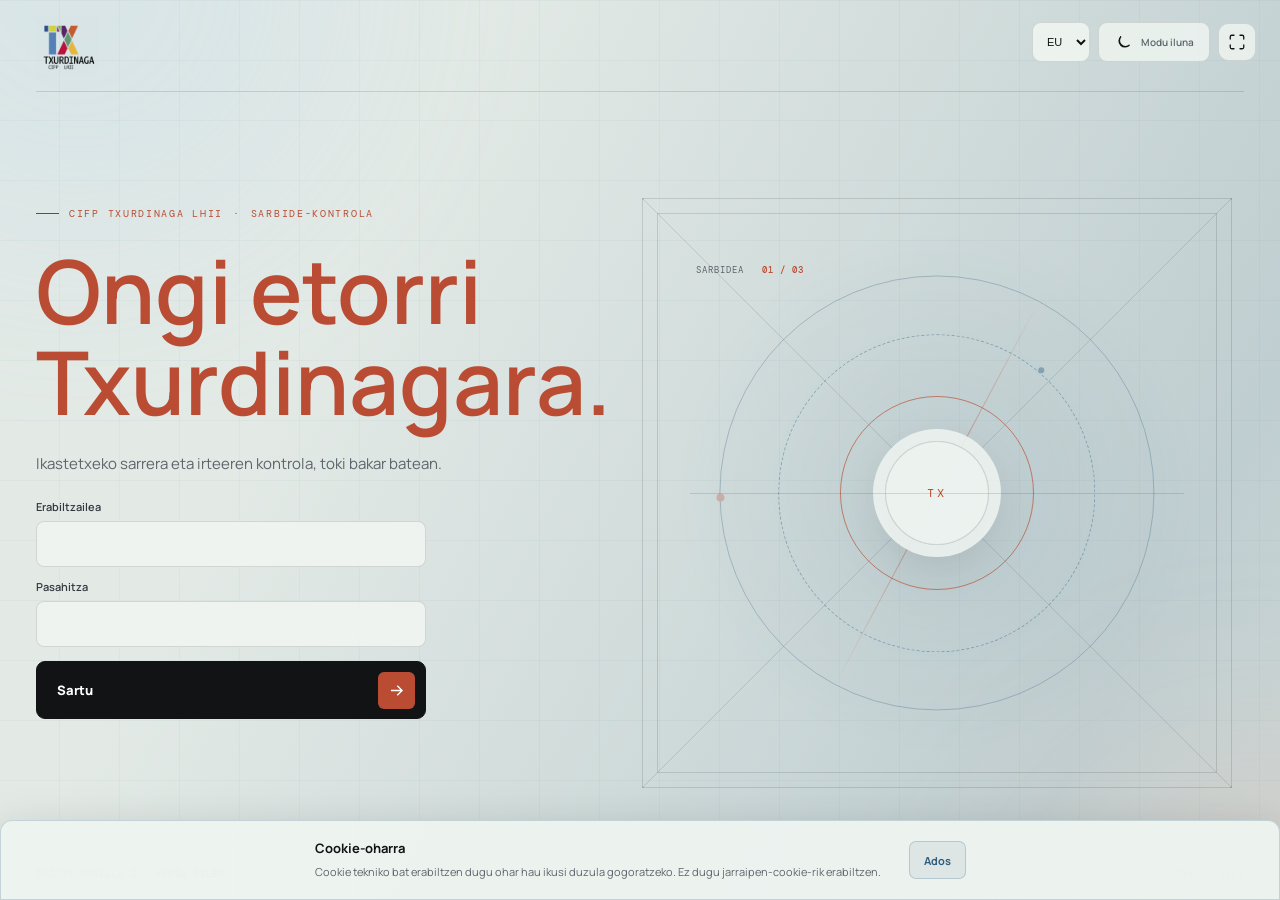
<file: index.html>
<!doctype html>
<html lang="eu" data-theme="light">
<head>
  <meta charset="utf-8">
  <meta name="viewport" content="width=device-width, initial-scale=1">
  <meta name="theme-color" content="#e3eae6">
  <link rel="preconnect" href="https://fonts.googleapis.com">
  <link rel="preconnect" href="https://fonts.gstatic.com" crossorigin>
  <link href="https://fonts.googleapis.com/css2?family=DM+Mono:wght@400;500&family=Manrope:wght@400;500;600;700;800&display=swap" rel="stylesheet">
  <link rel="stylesheet" href="CSS/estilos.css?v=3">
  <script src="JS/theme.js" defer></script>
  <script src="JS/cookies.js?v=5" defer></script>
  <script src="JS/dashboard.js" defer></script>
</head>
<body>
  <!-- ERRUBRIKA: INTERFAZE ETA NABIGAZIO NAGUSIA -->
    <div class="global-controls">
      <label class="visually-hidden" for="language-select" data-i18n="languageLabel">Hizkuntza</label>
      <select class="language-select" id="language-select" aria-label="Hizkuntza">
        <option value="eu">EU</option>
        <option value="es">ES</option>
        <option value="en">EN</option>
      </select>
      <button class="theme-toggle theme-toggle-global" type="button" data-theme-toggle aria-label="Modu iluna" title="Modu iluna">
        <svg class="moon-icon" width="17" height="17" viewBox="0 0 24 24" fill="none" stroke="currentColor" stroke-width="1.7" aria-hidden="true"><path d="M20.5 15.5A8.5 8.5 0 0 1 8.5 3.5 8.5 8.5 0 1 0 20.5 15.5Z"></path></svg>
        <svg class="sun-icon" width="18" height="18" viewBox="0 0 24 24" fill="none" stroke="currentColor" stroke-width="1.7" stroke-linecap="round" stroke-linejoin="round" aria-hidden="true"><circle cx="12" cy="12" r="4"></circle><path d="M12 2v2M12 20v2M2 12h2M20 12h2M4.93 4.93l1.42 1.42M17.65 17.65l1.42 1.42M4.93 19.07l1.42-1.42M17.65 6.35l1.42-1.42"></path></svg>
        <span data-theme-label>Modu iluna</span>
      </button>
      <button class="theme-toggle fullscreen-toggle" id="fullscreen-toggle" type="button" aria-label="Pantaila osoa" title="Pantaila osoa">
        <svg data-fullscreen-enter width="18" height="18" viewBox="0 0 24 24" fill="none" stroke="currentColor" stroke-width="1.7" stroke-linecap="round" stroke-linejoin="round" aria-hidden="true"><path d="M8 3H5a2 2 0 0 0-2 2v3m13-5h3a2 2 0 0 1 2 2v3M3 16v3a2 2 0 0 0 2 2h3m13-5v3a2 2 0 0 1-2 2h-3"></path></svg>
      </button>
    </div>

    <div class="page-transition" id="page-transition" aria-hidden="true">
      <div class="page-transition-mark">
        <img src="IMG/Logotipo_Txurdinaga.png" alt="">
      </div>
    </div>

  <section class="cover-screen" id="cover-screen" aria-labelledby="cover-title">
    <header class="cover-header">
      <img class="cover-logo" src="IMG/Logotipo_Txurdinaga.png" alt="Txurdinaga ikastetxea">
    </header>
    <div class="cover-content">
      <p class="eyebrow"><span data-i18n="schoolName">FP TXURDINAGA</span> <span>·</span> <span data-i18n="accessControl">SARBIDE-KONTROLA</span></p>
      <h1 id="cover-title"><span data-i18n="welcome">Ongi etorri</span><br><span data-i18n="welcomePlace">Txurdinagara.</span></h1>
      <p class="cover-description" data-i18n="coverDescription">Ikastetxeko sarrera eta irteeren kontrola, toki bakar batean.</p>
      <!-- ERRUBRIKA: LOGINA ETA AUTENTIFIKAZIO VISUALA -->
      <form class="login-form" id="login-form">
        <div class="login-field">
          <label for="login-username" data-i18n="username">Erabiltzailea</label>
          <input id="login-username" name="username" type="text" autocomplete="username" required>
        </div>
        <div class="login-field">
          <label for="login-password" data-i18n="password">Pasahitza</label>
          <input id="login-password" name="password" type="password" autocomplete="current-password" required aria-describedby="login-error">
        </div>
        <p class="login-error" id="login-error" role="alert" data-i18n="invalidLogin" hidden></p>
        <button class="enter-button" type="submit">
          <span data-i18n="signIn">Sartu</span>
          <svg width="19" height="19" viewBox="0 0 24 24" fill="none" stroke="currentColor" stroke-width="1.8" aria-hidden="true"><path d="M5 12h14M13 6l6 6-6 6"></path></svg>
        </button>
      </form>
    </div>
    <div class="cover-art" aria-hidden="true">
      <span class="cover-orbit orbit-one"></span>
      <span class="cover-orbit orbit-two"></span>
      <span class="cover-orbit orbit-three"></span>
      <span class="cover-crosshair"></span>
      <span class="cover-art-core">TX</span>
      <span class="cover-art-label">SARBIDEA <b>01 / 03</b></span>
    </div>
    <footer class="cover-footer"><span data-i18n="location">BILBO · TXURDINAGA</span><span data-i18n="welcomeLabel">ONGI ETORRI</span></footer>
  </section>

  <main class="app-shell dashboard-screen" id="dashboard-screen" tabindex="-1" hidden>
    <header class="topbar">
      <div class="brand-slot" aria-label="Txurdinagako logotipoa">
        <img src="IMG/Logotipo_Txurdinaga.png" alt="Txurdinaga ikastetxea">
      </div>
      <div class="topbar-right">
        <div class="live-indicator"><span class="live-dot"></span><span data-i18n="controlActive">Sarbide-kontrola aktibo</span></div>
        <div class="date-display" aria-label="Ordu lokala" data-i18n-aria-label="localTime">
          <svg width="15" height="15" viewBox="0 0 24 24" fill="none" stroke="currentColor" stroke-width="1.7" aria-hidden="true"><circle cx="12" cy="12" r="9"></circle><path d="M12 7v5l3 2"></path></svg>
          <time id="clock">--:--:--</time>
        </div>
        <button class="logout-button" id="logout-button" type="button" aria-label="Saioa itxi" data-i18n-aria-label="logout">
          <svg width="16" height="16" viewBox="0 0 24 24" fill="none" stroke="currentColor" stroke-width="1.8" stroke-linecap="round" stroke-linejoin="round" aria-hidden="true"><path d="M10 17l5-5-5-5M15 12H3"></path><path d="M12 3h6a2 2 0 0 1 2 2v14a2 2 0 0 1-2 2h-6"></path></svg>
        </button>
      </div>
    </header>

    <p class="demo-mode-notice" id="demo-mode-notice" role="status" data-i18n="demoModeNotice" hidden></p>

    <!-- ERRUBRIKA: IKUSPEGIAK ROLAREN ARABERA (overview / users / inventory) -->
    <nav class="view-switcher" aria-label="Nabigazio nagusia" data-i18n-aria-label="appNavigation">
      <button class="view-tab is-active" id="overview-view-button" type="button" data-app-view="overview" aria-pressed="true" data-i18n="overviewView">Ikuspegi orokorra</button>
      <button class="view-tab" id="users-view-button" type="button" data-app-view="users" aria-pressed="false" data-i18n="usersView">Erabiltzaileak</button>
      <button class="view-tab" id="inventory-view-button" type="button" data-app-view="inventory" aria-pressed="false" data-i18n="inventoryView">Inbentarioa</button>
    </nav>

    <section class="intro" aria-labelledby="page-title">
      <div>
        <p class="eyebrow"><span data-i18n="schoolReception">Txurdinaga · Harrera</span></p>
        <p class="session-identity" aria-live="polite">
          <span data-i18n="signedInAs">Saioa irekita:</span>
          <strong id="session-user"></strong>
          <span class="session-role" id="session-role"></span>
        </p>
        <h1 id="page-title"><span data-i18n="goodDay">Egun on,</span><br><span id="profile-title">gaurko jarduna.</span></h1>
        <p class="intro-note" data-i18n="introNote">Ikastetxeko sarrera-irteeren erregistroa.</p>
      </div>
      <div class="date-card">
        <span class="date-card-label" data-i18n="todayLabel">Gaurko jardunaldia</span>
        <strong id="today-date" data-i18n="loadingDate">Data kargatzen...</strong>
      </div>
    </section>

    <section class="dashboard-grid" aria-label="Sarbide-erregistroa eta laburpena" data-i18n-aria-label="accessSummary">
      <article class="glass-panel stat-panel parking-free-stat" aria-live="polite">
        <div class="stat-top">
          <span class="stat-label">
            <svg width="16" height="16" viewBox="0 0 24 24" fill="none" stroke="currentColor" stroke-width="1.7" aria-hidden="true"><rect x="3" y="4" width="18" height="16" rx="2"></rect><path d="M7 8h4v4H7zM13 8h4v4h-4zM7 14h4v3H7zM13 14h4v3h-4z"></path></svg>
            <span data-i18n="spacesFree">Libres</span>
          </span>
          <span class="stat-date" data-i18n="parkingNow">Orain</span>
        </div>
        <div class="stat-value" id="parking-free-total">0</div>
        <div class="stat-footer"><span data-i18n="parkingFreeDescription">Une honetan erabilgarri dauden plazak</span></div>
      </article>

      <article class="glass-panel stat-panel parking-occupied-stat" aria-live="polite">
        <div class="stat-top">
          <span class="stat-label">
            <svg width="16" height="16" viewBox="0 0 24 24" fill="none" stroke="currentColor" stroke-width="1.7" aria-hidden="true"><rect x="3" y="4" width="18" height="16" rx="2"></rect><path d="M12 8v4m0 3v.01"></path></svg>
            <span data-i18n="spacesOccupied">Okupatuta</span>
          </span>
          <span class="stat-date" data-i18n="parkingNow">Orain</span>
        </div>
        <div class="stat-value" id="parking-occupied-total">0</div>
        <div class="stat-footer"><span data-i18n="parkingOccupiedDescription">Une honetan okupatuta dauden plazak</span></div>
      </article>
    </section>

    <section class="users-view" id="users-view" aria-labelledby="users-view-title" hidden>
      <div class="users-view-heading">
        <div>
          <p class="eyebrow" data-i18n="attendanceEyebrow">Txurdinaga · Erabiltzaileak</p>
          <h2 id="users-view-title" data-i18n="usersTitle">Erabiltzaileen fitxaketa</h2>
          <p data-i18n="usersDescription">Aukeratu zure izena sarrera edo irteera erregistratzeko.</p>
        </div>
      </div>
      <div class="attendance-summary" aria-live="polite">
        <article class="glass-panel attendance-counter attendance-inside">
          <span data-i18n="attendanceInside">Barruan</span>
          <strong id="attendance-inside-count">0</strong>
        </article>
        <article class="glass-panel attendance-counter attendance-outside">
          <span data-i18n="attendanceOutside">Kanpoan</span>
          <strong id="attendance-outside-count">0</strong>
        </article>
      </div>
      <form id="users-create-form" class="database-create-form glass-panel" hidden>
        <div class="database-create-heading">
          <h3 data-i18n="createUserTitle">Añadir usuario</h3>
          <p data-i18n="createUserDescription">Los campos con * son obligatorios.</p>
        </div>
        <div class="database-create-fields">
          <label><span data-i18n="firstNameLabel">Nombre</span><input name="izena" maxlength="50" required></label>
          <label><span data-i18n="lastNameLabel">Apellido</span><input name="abizena" maxlength="50" required></label>
          <label><span data-i18n="emailLabel">Correo</span><input name="emaila" type="email" maxlength="100" required></label>
          <label><span data-i18n="roleIdLabel">Rol</span><select name="rol_id" id="user-create-role" required><option value="" data-i18n="selectRole">Selecciona un rol</option></select></label>
          <label><span data-i18n="newUserPasswordLabel">Contraseña inicial</span><input name="pasahitza" type="password" maxlength="255" required autocomplete="new-password"></label>
          <button class="database-action-button" type="submit" data-i18n="createRecord">Añadir</button>
        </div>
        <p class="database-form-message" id="users-create-message" role="status" aria-live="polite" hidden></p>
      </form>
      <div class="users-toolbar">
        <label class="user-search-field" for="user-search">
          <span data-i18n="searchUsersLabel">Bilatu erabiltzaileak</span>
          <input id="user-search" type="search" autocomplete="off" data-i18n-placeholder="searchUsersPlaceholder" placeholder="Izena edo abizena">
        </label>
        <label class="user-role-field" for="user-role-filter">
          <span data-i18n="filterByRoleLabel">Iragazi rolaren arabera</span>
          <select id="user-role-filter">
            <option value="all" data-i18n="allRoles">Rol guztiak</option>
            <option value="2" data-i18n="roleStudent">Ikaslea</option>
            <option value="3" data-i18n="roleTeacher">Irakaslea</option>
            <option value="1" data-i18n="roleAdmin">Administratzailea</option>
            <option value="4" data-i18n="roleInventory">Inbentarioa</option>
          </select>
        </label>
      </div>
      <div class="glass-panel users-panel">
        <div class="table-wrap users-table-wrap" role="region" tabindex="0" aria-label="Erabiltzaileen zerrenda" data-i18n-aria-label="usersTableLabel">
          <table class="users-table">
            <thead>
              <tr>
                <th scope="col"><button class="table-sort-button" type="button" data-sort-body="users-list" data-sort-column="0" data-sort-type="number"><span class="table-sort-label" data-i18n="userIdLabel">ID</span><span class="table-sort-indicator" aria-hidden="true">↑</span></button></th>
                <th scope="col"><button class="table-sort-button" type="button" data-sort-body="users-list" data-sort-column="1" data-sort-type="text"><span class="table-sort-label" data-i18n="firstNameLabel">Izena</span><span class="table-sort-indicator" aria-hidden="true">A-Z</span></button></th>
                <th scope="col"><button class="table-sort-button" type="button" data-sort-body="users-list" data-sort-column="2" data-sort-type="text"><span class="table-sort-label" data-i18n="lastNameLabel">Abizena</span><span class="table-sort-indicator" aria-hidden="true">A-Z</span></button></th>
                <th scope="col"><button class="table-sort-button" type="button" data-sort-body="users-list" data-sort-column="3" data-sort-type="text"><span class="table-sort-label" data-i18n="emailLabel">Emaila</span><span class="table-sort-indicator" aria-hidden="true">A-Z</span></button></th>
                <th scope="col"><button class="table-sort-button" type="button" data-sort-body="users-list" data-sort-column="4" data-sort-type="text"><span class="table-sort-label" data-i18n="roleIdLabel">Rola / ID</span><span class="table-sort-indicator" aria-hidden="true">A-Z</span></button></th>
                <th scope="col"><button class="table-sort-button" type="button" data-sort-body="users-list" data-sort-column="5" data-sort-type="text"><span class="table-sort-label" data-i18n="attendanceStatusLabel">Egoera</span><span class="table-sort-indicator" aria-hidden="true">A-Z</span></button></th>
                <th scope="col" data-i18n="attendanceActionLabel">Fichatu</th>
                <th scope="col" id="users-manage-header" data-i18n="manageHeader" hidden>Gestionar</th>
              </tr>
            </thead>
            <tbody id="users-list"></tbody>
          </table>
        </div>
      </div>
    </section>

    <section class="inventory-view" id="inventory-view" aria-labelledby="inventory-view-title" hidden>
      <div class="users-view-heading">
        <div>
          <p class="eyebrow" data-i18n="inventoryEyebrow">Txurdinaga · Inbentarioa</p>
          <h2 id="inventory-view-title" data-i18n="inventoryTitle">Inbentarioa eta aurrekontua</h2>
          <p data-i18n="inventoryDescription">Kontsultatu ekipoak eta planifikatu etorkizuneko gastuak.</p>
        </div>
      </div>
      <div class="inventory-mode-switcher" role="group" aria-label="Inbentarioaren ikuspegiak" data-i18n-aria-label="inventoryModesLabel">
        <button class="inventory-mode is-active" type="button" data-inventory-mode="database" aria-pressed="true" data-i18n="inventoryDatabaseTab">Inbentarioa · Datu-basea</button>
        <button class="inventory-mode" type="button" data-inventory-mode="excel" aria-pressed="false" data-i18n="inventoryExcelTab">PC osagaiak · Excel</button>
        <button class="inventory-mode" type="button" data-inventory-mode="budget" aria-pressed="false" data-i18n="inventoryBudgetTab">Aurrekontu-plana · Demoa</button>
      </div>
      <section class="inventory-database-view" id="inventory-database-view" aria-label="Datu-baseko inbentarioa" data-i18n-aria-label="inventoryDatabaseTab">
        <div class="section-heading inventory-heading">
          <div class="section-title-group">
            <span class="section-icon" aria-hidden="true">DB</span>
            <div>
              <h3 data-i18n="inventoryDatabaseTitle">Uneko ekipamendua</h3>
              <p data-i18n="inventoryDatabaseDescription">MySQL datu-basetik zuzenean kargatua.</p>
            </div>
          </div>
          <button class="inventory-refresh" id="inventory-refresh" type="button" data-i18n="inventoryRefresh">Berritu</button>
        </div>
        <div class="inventory-summary" aria-live="polite">
          <article class="glass-panel inventory-summary-card"><span data-i18n="inventoryKinds">Artikulu mota</span><strong id="inventory-item-count">0</strong></article>
          <article class="glass-panel inventory-summary-card"><span data-i18n="inventoryUnits">Guztizko unitateak</span><strong id="inventory-unit-count">0</strong></article>
          <article class="glass-panel inventory-summary-card"><span data-i18n="inventoryNeedsAttention">Arreta behar dute</span><strong id="inventory-attention-count">0</strong></article>
        </div>
        <p class="inventory-load-message" id="inventory-load-message" role="status" aria-live="polite" hidden></p>
        <form id="inventory-create-form" class="database-create-form glass-panel" hidden>
          <div class="database-create-heading">
            <h3 data-i18n="createInventoryTitle">Añadir artículo</h3>
            <p data-i18n="createInventoryDescription">Registra un artículo en el inventario de MySQL.</p>
          </div>
          <div class="database-create-fields">
            <label class="database-create-wide"><span data-i18n="inventoryNameLabel">Artículo</span><input name="izena" maxlength="100" required></label>
            <label><span data-i18n="inventoryQuantityLabel">Cantidad</span><input name="kopurua" type="number" min="0" step="1" value="1" required></label>
            <label><span data-i18n="inventoryStatusLabel">Estado</span><select name="egoera" required>
              <option value="ONDO" data-i18n="inventoryStatusGood">Correcto</option>
              <option value="ERABILI_EZINIK" data-i18n="inventoryStatusUnusable">Inutilizable</option>
              <option value="MANTENIMENDUAN" data-i18n="inventoryStatusMaintenance">En mantenimiento</option>
              <option value="GALDUTAKO" data-i18n="inventoryStatusLost">Perdido</option>
            </select></label>
            <button class="database-action-button" type="submit" data-i18n="createRecord">Añadir</button>
          </div>
          <p class="database-form-message" id="inventory-create-message" role="status" aria-live="polite" hidden></p>
        </form>
        <div class="glass-panel users-panel inventory-panel">
          <div class="table-wrap" role="region" tabindex="0" aria-label="Datu-baseko inbentario-zerrenda" data-i18n-aria-label="inventoryTableLabel">
            <table class="users-table inventory-table">
              <thead>
                <tr>
                  <th scope="col"><button class="table-sort-button" type="button" data-sort-body="inventory-list" data-sort-column="0" data-sort-type="number"><span class="table-sort-label" data-i18n="inventoryIdLabel">ID</span><span class="table-sort-indicator" aria-hidden="true">↑</span></button></th>
                  <th scope="col"><button class="table-sort-button" type="button" data-sort-body="inventory-list" data-sort-column="1" data-sort-type="text"><span class="table-sort-label" data-i18n="inventoryNameLabel">Artikulua</span><span class="table-sort-indicator" aria-hidden="true">A-Z</span></button></th>
                  <th scope="col"><button class="table-sort-button" type="button" data-sort-body="inventory-list" data-sort-column="2" data-sort-type="number"><span class="table-sort-label" data-i18n="inventoryQuantityLabel">Kopurua</span><span class="table-sort-indicator" aria-hidden="true">↑</span></button></th>
                  <th scope="col"><button class="table-sort-button" type="button" data-sort-body="inventory-list" data-sort-column="3" data-sort-type="text"><span class="table-sort-label" data-i18n="inventoryStatusLabel">Egoera</span><span class="table-sort-indicator" aria-hidden="true">A-Z</span></button></th>
                  <th scope="col"><button class="table-sort-button" type="button" data-sort-body="inventory-list" data-sort-column="4" data-sort-type="date"><span class="table-sort-label" data-i18n="inventoryReviewLabel">Azken berrikuspena</span><span class="table-sort-indicator" aria-hidden="true">↑</span></button></th>
                  <th scope="col" id="inventory-manage-header" data-i18n="manageHeader" hidden>Gestionar</th>
                </tr>
              </thead>
              <tbody id="inventory-list"></tbody>
            </table>
          </div>
        </div>
      </section>
      <section class="inventory-excel-view" id="inventory-excel-view" aria-label="Excel fitxategiko PC osagaiak" data-i18n-aria-label="inventoryExcelTab" hidden>
        <div class="section-heading inventory-heading">
          <div class="section-title-group">
            <span class="section-icon" aria-hidden="true">XL</span>
            <div>
              <h3 data-i18n="inventoryExcelTitle">PCaren osagaiak · Excel</h3>
              <p data-i18n="inventoryExcelDescription">Jatorrizko Excel fitxategiaren zehaztapen teknikoen laburpena.</p>
            </div>
          </div>
        </div>
        <p class="inventory-load-message excel-load-message" id="inventory-excel-load-message" aria-live="polite" data-i18n="inventoryExcelLoading">Excel datuak kargatzen...</p>
        <div class="inventory-summary excel-summary" id="inventory-excel-summary" aria-label="PCaren zehaztapen nagusiak" data-i18n-aria-label="inventoryExcelSummary"></div>
        <div class="glass-panel users-panel inventory-panel">
          <div class="table-wrap" role="region" tabindex="0" aria-label="Excel fitxategiko osagaien zerrenda" data-i18n-aria-label="inventoryExcelTableLabel">
            <table class="users-table inventory-table excel-table">
              <thead>
                <tr>
                  <th scope="col"><button class="table-sort-button" type="button" data-sort-body="inventory-excel-list" data-sort-column="0" data-sort-type="number"><span class="table-sort-label" data-i18n="excelNumber">Zk.</span><span class="table-sort-indicator" aria-hidden="true">↑</span></button></th>
                  <th scope="col"><button class="table-sort-button" type="button" data-sort-body="inventory-excel-list" data-sort-column="1" data-sort-type="text"><span class="table-sort-label" data-i18n="excelComponent">Osagaia / Kategoria</span><span class="table-sort-indicator" aria-hidden="true">A-Z</span></button></th>
                  <th scope="col"><button class="table-sort-button" type="button" data-sort-body="inventory-excel-list" data-sort-column="2" data-sort-type="text"><span class="table-sort-label" data-i18n="excelManufacturer">Fabrikatzailea / Marka</span><span class="table-sort-indicator" aria-hidden="true">A-Z</span></button></th>
                  <th scope="col"><button class="table-sort-button" type="button" data-sort-body="inventory-excel-list" data-sort-column="3" data-sort-type="text"><span class="table-sort-label" data-i18n="excelModel">Modeloa / Zehaztapena</span><span class="table-sort-indicator" aria-hidden="true">A-Z</span></button></th>
                  <th scope="col"><button class="table-sort-button" type="button" data-sort-body="inventory-excel-list" data-sort-column="4" data-sort-type="text"><span class="table-sort-label" data-i18n="excelCapacity">Edukiera / Potentzia</span><span class="table-sort-indicator" aria-hidden="true">A-Z</span></button></th>
                  <th scope="col"><button class="table-sort-button" type="button" data-sort-body="inventory-excel-list" data-sort-column="5" data-sort-type="text"><span class="table-sort-label" data-i18n="excelNotes">Ohar teknikoak</span><span class="table-sort-indicator" aria-hidden="true">A-Z</span></button></th>
                  <th scope="col"><button class="table-sort-button" type="button" data-sort-body="inventory-excel-list" data-sort-column="6" data-sort-type="number"><span class="table-sort-label" data-i18n="inventoryQuantityLabel">Kopurua</span><span class="table-sort-indicator" aria-hidden="true">↑</span></button></th>
                </tr>
              </thead>
              <tbody id="inventory-excel-list"></tbody>
            </table>
          </div>
        </div>
        <article class="glass-panel excel-recommendation">
          <span class="priority-dot priority-medium"></span>
          <div><h3 id="inventory-excel-recommendation-title" data-i18n="excelRecommendationTitle">Excel fitxategiko gomendioa</h3><p id="inventory-excel-recommendation"></p></div>
        </article>
      </section>
      <section class="inventory-budget-view" id="inventory-budget-view" aria-label="Aurrekontuaren demo-plana" data-i18n-aria-label="inventoryBudgetTab" hidden>
        <div class="budget-intro">
          <div>
            <p class="eyebrow" data-i18n="budgetPlanningEyebrow">Etorkizuneko plangintza · Demoa</p>
            <h3 data-i18n="budgetPlanningTitle">Nola erabili 10.000 €-ko aurrekontua</h3>
            <p data-i18n="budgetPlanningDescription">Kalkulu orientagarriak dira; ez daude datu-basera konektatuta eta ez dira benetako gastuak.</p>
          </div>
          <div class="budget-total-card"><span data-i18n="budgetAvailableLabel">Urteko aurrekontua</span><strong id="budget-total-value">10.000 €</strong></div>
        </div>
        <div class="budget-summary">
          <article class="glass-panel budget-summary-card"><span data-i18n="budgetPlannedLabel">Aurrez ikusitako gastua</span><strong id="budget-planned-value"></strong></article>
          <article class="glass-panel budget-summary-card"><span data-i18n="budgetRemainingLabel">Geratzen dena</span><strong id="budget-remaining-value"></strong></article>
          <article class="glass-panel budget-summary-card"><span data-i18n="budgetUseLabel">Erabilitako aurrekontua</span><strong id="budget-use-value"></strong></article>
        </div>
        <article class="glass-panel budget-chart-card">
          <div class="budget-chart-heading">
            <div><h3 data-i18n="budgetDistributionTitle">Gastuaren banaketa lehentasunaren arabera</h3><p data-i18n="budgetDistributionDescription">Kolore bakoitzak aurreikusitako gastuaren zati bat erakusten du.</p></div>
            <strong id="budget-chart-total"></strong>
          </div>
          <div class="budget-bar" role="img" data-i18n-aria-label="budgetChartLabel">
            <span class="budget-bar-segment priority-low" id="budget-bar-low"></span>
            <span class="budget-bar-segment priority-medium" id="budget-bar-medium"></span>
            <span class="budget-bar-segment priority-high" id="budget-bar-high"></span>
          </div>
          <div class="budget-legend">
            <div><span class="priority-dot priority-low"></span><span data-i18n="priorityLow">Baxua · Berdea</span><strong id="budget-low-value"></strong></div>
            <div><span class="priority-dot priority-medium"></span><span data-i18n="priorityMedium">Ertaina · Laranja</span><strong id="budget-medium-value"></strong></div>
            <div><span class="priority-dot priority-high"></span><span data-i18n="priorityHigh">Altua · Gorria</span><strong id="budget-high-value"></strong></div>
          </div>
        </article>
        <article class="glass-panel budget-plan-card">
          <div class="section-heading"><div><h3 data-i18n="budgetItemsTitle">Etorkizuneko behar posibleak</h3><p data-i18n="budgetItemsDescription">Aurrekontuaren demo-adibidea, lehentasunaren arabera.</p></div></div>
          <div class="budget-priority-groups" id="budget-priority-groups"></div>
        </article>
      </section>
    </section>

    <section class="glass-panel parking-section" id="parking-section" aria-labelledby="parking-title">
      <div class="section-heading parking-heading">
        <div class="section-title-group">
          <span class="section-icon parking-sign" aria-hidden="true">P</span>
          <div>
            <h2 id="parking-title" data-i18n="parkingTitle">Parking</h2>
            <p data-i18n="parkingDescription">Plazas, aforo y movimientos del aparcamiento.</p>
          </div>
        </div>
      </div>
      <div class="parking-toolbar">
        <div class="parking-legend" aria-label="Leyenda de estados y vehículos" data-i18n-aria-label="parkingLegendLabel">
          <span><i class="legend-space free" aria-hidden="true"></i><span data-i18n="spaceFree">Libre</span></span>
          <span><i class="legend-space occupied" aria-hidden="true"></i><span data-i18n="spaceOccupied">Ocupada</span></span>
        </div>
        <div class="parking-filters" role="group" aria-label="Filtrar zonas" data-i18n-aria-label="parkingFiltersLabel">
          <button class="parking-filter is-active" type="button" data-parking-filter="all" aria-pressed="true" data-i18n="filterAll">Todas</button>
          <button class="parking-filter" type="button" data-parking-filter="visits" aria-pressed="false" data-i18n="zoneVisits">Visitas</button>
          <button class="parking-filter" type="button" data-parking-filter="others" aria-pressed="false" data-i18n="zoneOthers">Otros</button>
          <button class="parking-filter" type="button" data-parking-filter="teachers" aria-pressed="false" data-i18n="zoneTeachers">Profesorado</button>
          <button class="parking-filter" type="button" data-parking-filter="students" aria-pressed="false" data-i18n="zoneStudents">Alumnado</button>
        </div>
      </div>
      <div class="parking-plan" aria-label="Plano superior del aparcamiento" data-i18n-aria-label="parkingPlanLabel">
        <div class="parking-compound">
          <div class="parking-zones">
            <article class="parking-zone visits-zone" data-parking-zone="visits">
              <h3><span class="zone-marker" aria-hidden="true"></span><span data-i18n="zoneVisits">Bisitariak</span><span class="zone-prefix" data-i18n="zoneCodeVisits">B</span><span class="zone-count" id="count-visits"></span></h3>
              <div class="parking-zone-layout">
                <div class="parking-spaces" id="spaces-visits-upper"></div>
                <div class="parking-spaces" id="spaces-visits-lower"></div>
              </div>
            </article>
            <article class="parking-zone others-zone" data-parking-zone="others">
              <h3><span class="zone-marker" aria-hidden="true"></span><span data-i18n="zoneOthers">Besteak</span><span class="zone-prefix" data-i18n="zoneCodeOthers">BE</span><span class="zone-count" id="count-others"></span></h3>
              <div class="others-zone-legend" aria-label="Plaza motak" data-i18n-aria-label="otherSpacesLegendLabel">
                <span><i class="other-space-marker motorcycle" aria-hidden="true"></i><span data-i18n="otherCapacityMotorcycles">5 moto</span></span>
                <span><i class="other-space-marker electric" aria-hidden="true"></i><span data-i18n="otherCapacityElectric">3 elektriko</span></span>
                <span><i class="other-space-marker accessible" aria-hidden="true"></i><span data-i18n="otherCapacityAccessible">2 mugikortasun urriko</span></span>
              </div>
              <div class="parking-zone-layout">
                <div class="parking-spaces" id="spaces-others-upper"></div>
                <div class="parking-spaces" id="spaces-others-lower"></div>
              </div>
            </article>
            <article class="parking-zone teachers-zone" data-parking-zone="teachers">
              <h3><span class="zone-marker" aria-hidden="true"></span><span data-i18n="zoneTeachers">Profesorado</span><span class="zone-prefix" data-i18n="zoneCodeTeachers">IR</span><span class="zone-count" id="count-teachers"></span></h3>
              <div class="parking-zone-layout">
                <div class="parking-spaces" id="spaces-teachers-upper"></div>
                <div class="parking-spaces" id="spaces-teachers-lower"></div>
              </div>
            </article>
            <article class="parking-zone students-zone" data-parking-zone="students">
              <h3><span class="zone-marker" aria-hidden="true"></span><span data-i18n="zoneStudents">Alumnado</span><span class="zone-prefix" data-i18n="zoneCodeStudents">IK</span><span class="zone-count" id="count-students"></span></h3>
              <div class="parking-zone-layout">
                <div class="parking-spaces" id="spaces-students-upper"></div>
                <div class="parking-spaces" id="spaces-students-lower"></div>
              </div>
            </article>
          </div>
        </div>
      </div>
    </section>

    <dialog class="parking-dialog" id="parking-dialog" aria-labelledby="parking-dialog-title">
      <div class="parking-dialog-content">
        <div class="parking-dialog-heading">
          <div>
            <p class="eyebrow" data-i18n="parkingDialogEyebrow">Parking · plaza seleccionada</p>
            <h2 id="parking-dialog-title" data-i18n="parkingReserveTitle">Reservar plaza</h2>
          </div>
          <button class="parking-dialog-close" id="parking-dialog-close" type="button" aria-label="Cerrar" data-i18n-aria-label="closeDialogLabel">
            <svg width="18" height="18" viewBox="0 0 24 24" fill="none" stroke="currentColor" stroke-width="1.8" aria-hidden="true"><path d="m6 6 12 12M18 6 6 18"></path></svg>
          </button>
        </div>
        <p class="parking-dialog-space" id="parking-dialog-space"></p>
        <form class="parking-reservation-form" id="parking-reservation-form">
          <fieldset class="plate-format parking-plate-format" aria-describedby="parking-plate-hint">
            <legend class="visually-hidden" data-i18n="plateFormatLabel">Formato de matrícula</legend>
            <label><input type="radio" name="parking-plate-format" value="current" checked><span data-i18n="currentPlateOption">Actual</span></label>
            <label><input type="radio" name="parking-plate-format" value="old"><span data-i18n="oldPlateOption">Provincial</span></label>
          </fieldset>
          <label class="parking-plate-label" for="parking-plate" data-i18n="identifierLabel">Matrícula del vehículo</label>
          <div class="license-plate" id="license-plate-preview" data-format="current">
            <span class="license-plate-country" aria-hidden="true">E</span>
            <input class="parking-plate-input" id="parking-plate" name="plate" type="text" placeholder="1234 BCD" data-i18n-aria-label="identifierLabel" autocomplete="off" autocapitalize="characters" spellcheck="false" maxlength="7" required>
          </div>
          <p class="plate-format-hint" id="parking-plate-hint" data-i18n="currentPlateHint">Formato actual: 1234BCD.</p>
          <p class="login-error" id="parking-plate-error" role="alert" hidden></p>
          <button class="submit-button parking-reserve-button" type="submit">
            <span data-i18n="reserveParkingSpace">Confirmar reserva</span>
            <svg width="16" height="16" viewBox="0 0 24 24" fill="none" stroke="currentColor" stroke-width="1.8" aria-hidden="true"><path d="M5 12h14M13 6l6 6-6 6"></path></svg>
          </button>
        </form>
        <div class="parking-reserved-details" id="parking-reserved-details" hidden>
          <p data-i18n="reservedForPlate">Reserva asociada a la matrícula</p>
          <strong class="reserved-license-plate" id="reserved-plate"></strong>
          <button class="parking-release-button" id="parking-release-button" type="button" data-i18n="releaseParkingSpace">Liberar plaza</button>
        </div>
      </div>
    </dialog>

    <section class="glass-panel records-section" aria-labelledby="records-title">
      <div class="section-heading">
        <div class="section-title-group">
          <span class="section-icon" aria-hidden="true">
            <svg width="17" height="17" viewBox="0 0 24 24" fill="none" stroke="currentColor" stroke-width="1.6"><path d="M8 3H5a2 2 0 0 0-2 2v3M16 3h3a2 2 0 0 1 2 2v3M8 21H5a2 2 0 0 1-2-2v-3M16 21h3a2 2 0 0 0 2-2v-3M8 12h8M12 8v8"></path></svg>
          </span>
          <div>
            <h2 id="records-title" data-i18n="recentEntries">Azken sarrerak</h2>
            <p data-i18n="recentActivity">Ikastetxeko azken mugimenduak</p>
          </div>
        </div>
        <span class="record-count" id="record-count">0 ERREGISTRO</span>
      </div>
      <div class="table-wrap" role="region" tabindex="0" aria-label="Azken sarrerak" data-i18n-aria-label="recentEntries">
        <table>
          <thead><tr><th scope="col"><button class="table-sort-button" type="button" data-sort-body="access-records" data-sort-column="0" data-sort-type="text"><span class="table-sort-label" data-i18n="person">Pertsona</span><span class="table-sort-indicator" aria-hidden="true">A-Z</span></button></th><th scope="col"><button class="table-sort-button" type="button" data-sort-body="access-records" data-sort-column="1" data-sort-type="text"><span class="table-sort-label" data-i18n="identifier">Identifikatzailea</span><span class="table-sort-indicator" aria-hidden="true">A-Z</span></button></th><th scope="col"><button class="table-sort-button" type="button" data-sort-body="access-records" data-sort-column="2" data-sort-type="date"><span class="table-sort-label" data-i18n="time">Ordua</span><span class="table-sort-indicator" aria-hidden="true">↓</span></button></th><th scope="col"><button class="table-sort-button" type="button" data-sort-body="access-records" data-sort-column="3" data-sort-type="text"><span class="table-sort-label" data-i18n="type">Mota</span><span class="table-sort-indicator" aria-hidden="true">A-Z</span></button></th><th scope="col"><button class="table-sort-button" type="button" data-sort-body="access-records" data-sort-column="4" data-sort-type="text"><span class="table-sort-label" data-i18n="status">Egoera</span><span class="table-sort-indicator" aria-hidden="true">A-Z</span></button></th></tr></thead>
          <tbody id="access-records"><tr class="empty-row"><td colspan="5" data-i18n="emptyRecords">Oraindik ez dago sarbiderik erregistratuta.</td></tr></tbody>
        </table>
      </div>
    </section>

    <footer class="footer-note">
      <span data-i18n="footerBrand">FP TXURDINAGA · SARBIDE-KONTROLA</span>
      <span data-i18n="localDemo">Demo lokala</span>
    </footer>
  </main>

  <aside class="cookie-notice" id="cookie-notice" aria-labelledby="cookie-notice-title">
    <div class="cookie-notice-copy">
      <h2 id="cookie-notice-title" data-cookie-text="title">Cookie-oharra</h2>
      <p data-cookie-text="message">Cookie tekniko bat erabiltzen dugu ohar hau ikusi duzula gogoratzeko. Ez dugu jarraipen-cookie-rik erabiltzen.</p>
      <p class="cookie-notice-error" data-cookie-text="error" role="alert" hidden></p>
    </div>
    <button class="cookie-notice-button" type="button" data-cookie-dismiss data-cookie-text="dismiss">Ados</button>
  </aside>
  <div class="toast" id="toast" role="status" aria-live="polite"></div>
</body>
</html>
</file>
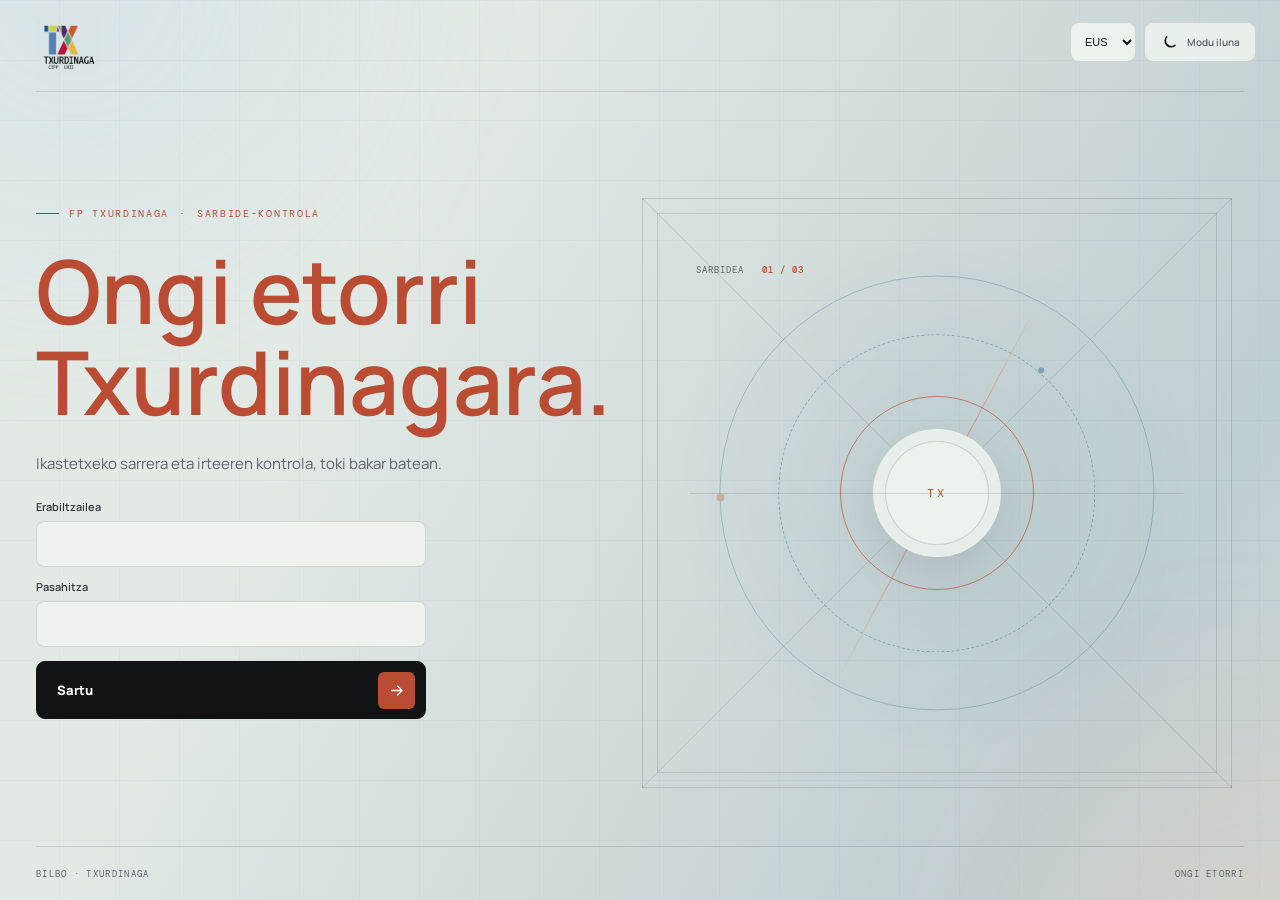
<file: HTML/index.html>
<!doctype html>
<html lang="eu" data-theme="light">
<head>
  <meta charset="utf-8">
  <meta name="viewport" content="width=device-width, initial-scale=1">
  <meta name="theme-color" content="#e3eae6">
  <title>Sarbide-kontrola | CIFP Txurdinaga LHII</title>
  <link rel="preconnect" href="https://fonts.googleapis.com">
  <link rel="preconnect" href="https://fonts.gstatic.com" crossorigin>
  <link href="https://fonts.googleapis.com/css2?family=DM+Mono:wght@400;500&family=Manrope:wght@400;500;600;700;800&display=swap" rel="stylesheet">
  <link rel="stylesheet" href="../CSS/estilos.css">
  <script src="../JS/theme.js" defer></script>
  <script src="../JS/dashboard.js" defer></script>
</head>
<body>
    <div class="global-controls">
      <label class="visually-hidden" for="language-select" data-i18n="languageLabel">Hizkuntza</label>
      <select class="language-select" id="language-select" aria-label="Hizkuntza">
        <option value="eu">EUS</option>
        <option value="es">ESP</option>
        <option value="en">ENG</option>
      </select>
      <button class="theme-toggle theme-toggle-global" type="button" data-theme-toggle aria-label="Modu iluna" title="Modu iluna">
        <svg class="moon-icon" width="17" height="17" viewBox="0 0 24 24" fill="none" stroke="currentColor" stroke-width="1.7" aria-hidden="true"><path d="M20.5 15.5A8.5 8.5 0 0 1 8.5 3.5 8.5 8.5 0 1 0 20.5 15.5Z"></path></svg>
        <svg class="sun-icon" width="17" height="17" viewBox="0 0 24 24" fill="none" stroke="currentColor" stroke-width="1.7" aria-hidden="true"><circle cx="12" cy="12" r="4"></circle><path d="M12 2v2M12 20v2M4.93 4.93l1.42 1.42m11.3 11.3 1.42 1.42M2 12h2m16 0h2M4.93 19.07l-1.42 1.42m11.3-11.3 1.42-1.42"></path></svg>
        <span data-theme-label>Modu iluna</span>
      </button>
    </div>

  <section class="cover-screen" id="cover-screen" aria-labelledby="cover-title">
    <header class="cover-header">
      <img class="cover-logo" src="../IMG/Logotipo_Txurdinaga.png" alt="Txurdinaga ikastetxea">
    </header>
    <div class="cover-content">
      <p class="eyebrow"><span data-i18n="schoolName">FP TXURDINAGA</span> <span>·</span> <span data-i18n="accessControl">SARBIDE-KONTROLA</span></p>
      <h1 id="cover-title"><span data-i18n="welcome">Ongi etorri</span><br><span data-i18n="welcomePlace">Txurdinagara.</span></h1>
      <p class="cover-description" data-i18n="coverDescription">Ikastetxeko sarrera eta irteeren kontrola, toki bakar batean.</p>
      <form class="login-form" id="login-form">
        <div class="login-field">
          <label for="login-username" data-i18n="username">Erabiltzailea</label>
          <input id="login-username" name="username" type="text" autocomplete="username" required>
        </div>
        <div class="login-field">
          <label for="login-password" data-i18n="password">Pasahitza</label>
          <input id="login-password" name="password" type="password" autocomplete="current-password" required aria-describedby="login-error">
        </div>
        <p class="login-error" id="login-error" role="alert" data-i18n="invalidLogin" hidden></p>
        <button class="enter-button" type="submit">
          <span data-i18n="signIn">Sartu</span>
          <svg width="19" height="19" viewBox="0 0 24 24" fill="none" stroke="currentColor" stroke-width="1.8" aria-hidden="true"><path d="M5 12h14M13 6l6 6-6 6"></path></svg>
        </button>
      </form>
    </div>
    <div class="cover-art" aria-hidden="true">
      <span class="cover-orbit orbit-one"></span>
      <span class="cover-orbit orbit-two"></span>
      <span class="cover-orbit orbit-three"></span>
      <span class="cover-crosshair"></span>
      <span class="cover-art-core">TX</span>
      <span class="cover-art-label">SARBIDEA <b>01 / 03</b></span>
    </div>
    <footer class="cover-footer"><span data-i18n="location">BILBO · TXURDINAGA</span><span data-i18n="welcomeLabel">ONGI ETORRI</span></footer>
  </section>

  <main class="app-shell dashboard-screen" id="dashboard-screen" hidden>
    <header class="topbar">
      <div class="brand-slot" aria-label="Txurdinagako logotipoa">
        <img src="../IMG/Logotipo_Txurdinaga.png" alt="Txurdinaga ikastetxea">
      </div>
      <div class="topbar-right">
        <div class="live-indicator"><span class="live-dot"></span><span data-i18n="controlActive">Sarbide-kontrola aktibo</span></div>
        <div class="date-display" aria-label="Ordu lokala" data-i18n-aria-label="localTime">
          <svg width="15" height="15" viewBox="0 0 24 24" fill="none" stroke="currentColor" stroke-width="1.7" aria-hidden="true"><circle cx="12" cy="12" r="9"></circle><path d="M12 7v5l3 2"></path></svg>
          <time id="clock">--:--:--</time>
        </div>
      </div>
    </header>

    <section class="intro" aria-labelledby="page-title">
      <div>
        <p class="eyebrow"><span data-i18n="schoolReception">Txurdinaga · Harrera</span></p>
        <p class="session-identity" aria-live="polite">
          <span data-i18n="signedInAs">Saioa irekita:</span>
          <strong id="session-user"></strong>
          <span class="session-role" id="session-role"></span>
        </p>
        <h1 id="page-title"><span data-i18n="goodDay">Egun on,</span><br><span id="profile-title">gaurko jarduna.</span></h1>
        <p class="intro-note" data-i18n="introNote">Ikastetxeko sarrera-irteeren erregistroa.</p>
      </div>
      <div class="date-card">
        <span class="date-card-label" data-i18n="todayLabel">Gaurko jardunaldia</span>
        <strong id="today-date" data-i18n="loadingDate">Data kargatzen...</strong>
      </div>
    </section>

    <section class="dashboard-grid" aria-label="Sarbide-erregistroa eta laburpena" data-i18n-aria-label="accessSummary">
      <article class="glass-panel entry-panel">
        <div class="panel-heading">
          <div>
            <h2 data-i18n="registerAccess">Sarbide bat erregistratu</h2>
            <p data-i18n="enterIdentifierHint">Erregistratu ibilgailuen sarrerak eta irteerak matrikularen bidez.</p>
          </div>
          <select class="access-type" id="access-type" name="access_type" aria-label="Sarrera mota" data-i18n-aria-label="accessType">
            <option value="entrada" data-i18n="entry">Sarrera</option>
            <option value="salida" data-i18n="exit">Irteera</option>
          </select>
        </div>
        <form class="entry-form" id="access-form" action="#" method="post">
          <label for="identifier" data-i18n="identifierLabel">Ibilgailuaren matrikula</label>
          <fieldset class="plate-format" aria-describedby="plate-format-hint">
            <legend class="visually-hidden" data-i18n="plateFormatLabel">Matrikula mota</legend>
            <label><input type="radio" name="plate-format" value="current" checked><span data-i18n="currentPlateOption">Berria</span></label>
            <label><input type="radio" name="plate-format" value="old"><span data-i18n="oldPlateOption">Antzinakoa</span></label>
          </fieldset>
          <p class="plate-format-hint" id="plate-format-hint" data-i18n="currentPlateHint">Formatua: 1234 BCD</p>
          <div class="input-row">
            <div class="input-wrap">
              <svg width="18" height="18" viewBox="0 0 24 24" fill="none" stroke="currentColor" stroke-width="1.6" aria-hidden="true"><rect x="3" y="5" width="18" height="14" rx="2"></rect><circle cx="8.5" cy="10" r="1.7"></circle><path d="M6 16c.5-1.5 1.4-2.2 2.5-2.2S10.5 14.5 11 16M14 9h4M14 13h4"></path></svg>
              <input id="identifier" name="identifier" type="text" placeholder="1234BCD" data-i18n-placeholder="identifierPlaceholder" autocomplete="off" autocapitalize="characters" spellcheck="false" maxlength="7" pattern="[0-9]{4}[BCDFGHJKLMNPRSTVWXYZ]{3}" required aria-describedby="plate-format-hint entry-help">
            </div>
            <button class="submit-button" type="submit">
              <span data-i18n="register">Erregistratu</span>
              <svg width="16" height="16" viewBox="0 0 24 24" fill="none" stroke="currentColor" stroke-width="2" aria-hidden="true"><path d="M5 12h14M13 6l6 6-6 6"></path></svg>
            </button>
          </div>
          <p class="form-footnote" id="entry-help">
            <svg width="13" height="13" viewBox="0 0 24 24" fill="none" stroke="currentColor" stroke-width="1.8" aria-hidden="true"><path d="M12 3 4 6v5c0 5 3.4 8.2 8 10 4.6-1.8 8-5 8-10V6l-8-3Z"></path><path d="m9 12 2 2 4-4"></path></svg>
            <span data-i18n="demoStorage">Demo modua: erregistroak nabigatzaile honetan bakarrik gordetzen dira.</span>
          </p>
        </form>
      </article>

      <article class="glass-panel stat-panel" aria-live="polite">
        <div class="stat-top">
          <span class="stat-label">
            <svg width="16" height="16" viewBox="0 0 24 24" fill="none" stroke="currentColor" stroke-width="1.7" aria-hidden="true"><path d="M3 12h4l3-8 4 16 3-8h4"></path></svg>
            <span data-i18n="entryCardTitle">Sarrerak</span>
          </span>
          <span class="stat-date" data-i18n="dailyTotal">Eguneko guztira</span>
        </div>
        <div class="stat-value" id="entry-total">0</div>
        <div class="stat-footer">
          <span data-i18n="entryCardDescription">Gaur erregistratutako sarrerak</span>
          <span class="trend"><svg width="12" height="12" viewBox="0 0 24 24" fill="none" stroke="currentColor" stroke-width="2" aria-hidden="true"><path d="m4 16 6-6 4 4 6-8M14 6h6v6"></path></svg><span data-i18n="today">Gaur</span></span>
        </div>
      </article>

      <article class="glass-panel stat-panel exit-stat" aria-live="polite">
        <div class="stat-top">
          <span class="stat-label">
            <svg width="16" height="16" viewBox="0 0 24 24" fill="none" stroke="currentColor" stroke-width="1.7" aria-hidden="true"><path d="M4 12h13M12 7l5 5-5 5M20 5v14"></path></svg>
            <span data-i18n="exitCardTitle">Irteerak</span>
          </span>
          <span class="stat-date" data-i18n="dailyTotal">Eguneko guztira</span>
        </div>
        <div class="stat-value" id="exit-total">0</div>
        <div class="stat-footer">
          <span data-i18n="exitCardDescription">Gaur erregistratutako irteerak</span>
          <span class="trend"><svg width="12" height="12" viewBox="0 0 24 24" fill="none" stroke="currentColor" stroke-width="2" aria-hidden="true"><path d="m4 16 6-6 4 4 6-8M14 6h6v6"></path></svg><span data-i18n="today">Gaur</span></span>
        </div>
      </article>
    </section>

    <section class="glass-panel records-section" aria-labelledby="records-title">
      <div class="section-heading">
        <div class="section-title-group">
          <span class="section-icon" aria-hidden="true">
            <svg width="17" height="17" viewBox="0 0 24 24" fill="none" stroke="currentColor" stroke-width="1.6"><path d="M8 3H5a2 2 0 0 0-2 2v3M16 3h3a2 2 0 0 1 2 2v3M8 21H5a2 2 0 0 1-2-2v-3M16 21h3a2 2 0 0 0 2-2v-3M8 12h8M12 8v8"></path></svg>
          </span>
          <div>
            <h2 id="records-title" data-i18n="recentEntries">Azken sarrerak</h2>
            <p data-i18n="recentActivity">Ikastetxeko azken mugimenduak</p>
          </div>
        </div>
        <span class="record-count" id="record-count">0 ERREGISTRO</span>
      </div>
      <div class="table-wrap" role="region" tabindex="0" aria-label="Azken sarrerak" data-i18n-aria-label="recentEntries">
        <table>
          <thead><tr><th scope="col" data-i18n="person">Pertsona</th><th scope="col" data-i18n="identifier">Identifikatzailea</th><th scope="col" data-i18n="time">Ordua</th><th scope="col" data-i18n="type">Mota</th><th scope="col" data-i18n="status">Egoera</th></tr></thead>
          <tbody id="access-records"><tr class="empty-row"><td colspan="5" data-i18n="emptyRecords">Oraindik ez dago sarbiderik erregistratuta.</td></tr></tbody>
        </table>
      </div>
    </section>

    <footer class="footer-note">
      <span data-i18n="footerBrand">FP TXURDINAGA · SARBIDE-KONTROLA</span>
      <span data-i18n="localDemo">Demo lokala</span>
    </footer>
  </main>

  <div class="toast" id="toast" role="status" aria-live="polite"></div>
</body>
</html>
</file>
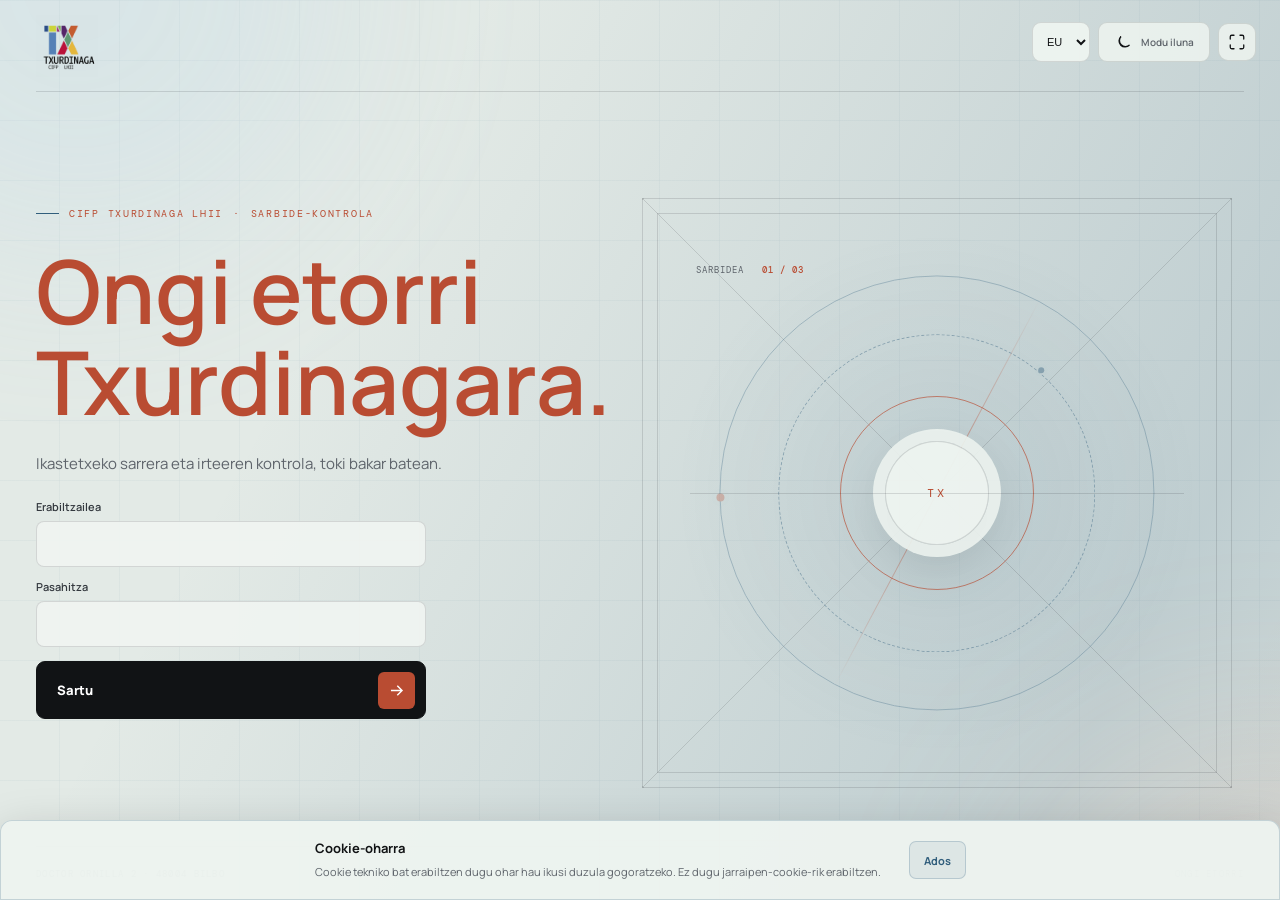
<file: HTML/index1.html>
<!doctype html>
<html lang="eu">
<head>
  <meta charset="utf-8">
  <meta http-equiv="refresh" content="0; url=../index.html">
  <meta name="viewport" content="width=device-width, initial-scale=1">
  <title>FP Txurdinaga · Sarbide-kontrola</title>
</head>
<body>
  <p><a href="../index.html">Sarbide-kontrola ireki</a></p>
</body>
</html>
</file>
<file: CSS/estilos.css>
:root {
  color-scheme: light;
  --page: #e3eae6;
  --surface: rgba(236, 242, 238, .91);
  --surface-strong: rgba(237, 243, 239, .98);
  --line: rgba(18, 21, 24, .13);
  --text: #111315;
  --muted: #5e646b;
  --acid: #111315;
  --mint: #315e7c;
  --orange: #b94c32;
  --entry-value: #bf642d;
  --exit-value: #af3e38;
  --parking-free: #258657;
  --parking-occupied: #c4473c;
  --panel-background: linear-gradient(140deg, rgba(245, 248, 246, .98), rgba(222, 231, 227, .96));
  --panel-shadow: 0 18px 60px rgba(24, 39, 54, .11), inset 0 1px rgba(255, 255, 255, .8);
  --input-background: rgba(240, 244, 241, .94);
  --field-label: #33383e;
  --button-text: #fff;
  --glow-a: #a8d0ef;
  --glow-b: #ffc4a5;
  --ambient-flow-a: rgba(49, 94, 124, .2);
  --ambient-flow-b: rgba(185, 76, 50, .14);
  --ambient-grid: rgba(49, 94, 124, .045);
  --entry-glow: rgba(191, 100, 45, .2);
  --exit-glow: rgba(175, 62, 56, .17);
  --accent-fill: rgba(49, 94, 124, .08);
  --accent-border: rgba(49, 94, 124, .22);
  --accent-shadow: rgba(49, 94, 124, .2);
  --ornament: rgba(49, 94, 124, .16);
  --mono: "DM Mono", Consolas, monospace;
  --sans: "Manrope", "Segoe UI", sans-serif;
}

:root[data-theme="dark"] {
  color-scheme: dark;
  --page: #050607;
  --surface: rgba(20, 21, 23, .82);
  --surface-strong: rgba(31, 32, 35, .96);
  --line: rgba(239, 241, 244, .12);
  --text: #f1f2f4;
  --muted: #a1a5ad;
  --acid: #e7a765;
  --mint: #a8c4dc;
  --orange: #f08b68;
  --entry-value: #e7a765;
  --exit-value: #f0786d;
  --parking-free: #6bd28f;
  --parking-occupied: #ff786f;
  --entry-glow: rgba(231, 167, 101, .28);
  --exit-glow: rgba(240, 120, 109, .24);
  --panel-background: linear-gradient(140deg, rgba(24, 25, 28, .91), rgba(12, 13, 15, .88));
  --panel-shadow: 0 20px 65px rgba(0, 0, 0, .38), inset 0 1px rgba(255, 255, 255, .035);
  --input-background: rgba(7, 8, 10, .82);
  --field-label: #d0d2d6;
  --button-text: #17110c;
  --glow-a: #183047;
  --glow-b: #49291d;
  --ambient-flow-a: rgba(168, 196, 220, .1);
  --ambient-flow-b: rgba(240, 139, 104, .075);
  --accent-fill: rgba(168, 196, 220, .08);
  --accent-border: rgba(168, 196, 220, .2);
  --accent-shadow: rgba(231, 167, 101, .24);
  --ornament: rgba(231, 167, 101, .14);
}

::view-transition-old(root),
::view-transition-new(root) {
  animation-duration: 800ms;
  animation-timing-function: ease-in-out;
}

.theme-transitioning,
.theme-transitioning * {
  transition: color 800ms ease-in-out, background-color 800ms ease-in-out, border-color 800ms ease-in-out, box-shadow 800ms ease-in-out !important;
}

* { box-sizing: border-box; }

body {
  min-width: 320px;
  min-height: 100vh;
  margin: 0;
  overflow-x: hidden;
  background: var(--page);
  color: var(--text);
  font-family: var(--sans);
}

:root[data-theme="light"] body {
  background-image:
    linear-gradient(118deg, transparent 12%, var(--ambient-flow-a) 37%, transparent 58%),
    linear-gradient(300deg, transparent 15%, var(--ambient-flow-b) 40%, transparent 62%),
    repeating-linear-gradient(0deg, transparent 0 59px, var(--ambient-grid) 59px 60px),
    repeating-linear-gradient(90deg, transparent 0 59px, var(--ambient-grid) 59px 60px);
  background-size: 230% 220%, 240% 230%, 60px 60px, 60px 60px;
  animation: light-background-motion 12s ease-in-out infinite alternate;
}

body::before,
body::after {
  position: fixed;
  z-index: -1;
  width: 42vw;
  height: 42vw;
  min-width: 420px;
  min-height: 420px;
  border-radius: 50%;
  content: "";
  filter: blur(100px);
  opacity: .16;
  pointer-events: none;
  animation: drift 18s ease-in-out infinite alternate;
}

body::before {
  top: -22vw;
  left: -15vw;
  background: var(--glow-a);
}

body::after {
  right: -20vw;
  bottom: -28vw;
  background: var(--glow-b);
  animation-delay: -8s;
}

button, input { font: inherit; }
button { color: inherit; }

.app-shell {
  width: min(1240px, calc(100% - 64px));
  margin: 0 auto;
  padding: 34px 0 48px;
}

.cover-screen[hidden], .dashboard-screen[hidden] { display: none !important; }
.dashboard-screen:focus { outline: none; }

.cover-screen {
  position: relative;
  display: grid;
  width: min(1320px, calc(100% - 72px));
  min-height: 100vh;
  min-height: 100svh;
  grid-template-rows: 92px 1fr 54px;
  margin: 0 auto;
  overflow: hidden;
}

.cover-header {
  display: flex;
  align-items: center;
  justify-content: space-between;
  border-bottom: 1px solid var(--line);
}

.cover-logo { display: block; width: 190px; max-height: 62px; object-fit: contain; object-position: left center; }

.global-controls {
  position: fixed;
  z-index: 20;
  top: 22px;
  right: max(24px, calc((100vw - 1320px) / 2));
  display: flex;
  align-items: center;
  gap: 8px;
}

.visually-hidden {
  position: absolute;
  width: 1px;
  height: 1px;
  padding: 0;
  overflow: hidden;
  clip: rect(0, 0, 0, 0);
  white-space: nowrap;
  clip-path: inset(50%);
}

.language-select {
  height: 40px;
  padding: 0 10px;
  border: 1px solid var(--line);
  border-radius: 9px;
  color: var(--text);
  background: var(--surface-strong);
  cursor: pointer;
  font-size: 11px;
}

.theme-toggle.theme-toggle-global {
  display: inline-flex;
  width: auto;
  min-width: 112px;
  height: 40px;
  align-items: center;
  justify-content: center;
  gap: 9px;
  padding: 0 12px;
  border-radius: 9px;
  white-space: nowrap;
}

.theme-toggle-global [data-theme-label] { color: var(--muted); font-size: 10px; font-weight: 600; }
.dashboard-screen .topbar-right { margin-right: 220px; }

.cover-content {
  position: relative;
  z-index: 2;
  align-self: center;
  width: min(62%, 690px);
  padding: 56px 0 68px;
  animation: cover-rise .7s both;
}

.cover-content .eyebrow { margin-bottom: 25px; }
.cover-content .eyebrow span { color: var(--orange); }

.cover-content h1 {
  margin: 0;
  font-size: clamp(52px, 7vw, 88px);
  font-weight: 600;
  letter-spacing: 0;
  line-height: 1.03;
}

.cover-content h1 span { color: var(--orange); }

.cover-description {
  max-width: 430px;
  margin: 24px 0 22px;
  color: var(--muted);
  font-size: 15px;
  line-height: 1.8;
}

.login-form { display: grid; width: min(100%, 390px); gap: 12px; }

.login-field label {
  display: block;
  margin-bottom: 7px;
  color: var(--field-label);
  font-size: 11px;
  font-weight: 600;
}

.login-field input {
  width: 100%;
  height: 46px;
  padding: 0 13px;
  border: 1px solid var(--line);
  border-radius: 8px;
  outline: none;
  color: var(--text);
  background: var(--input-background);
  font: 13px var(--mono);
  transition: border-color .2s, box-shadow .2s, background .2s;
}

.login-field input:focus {
  border-color: var(--accent-border);
  background: var(--surface-strong);
  box-shadow: 0 0 0 3px var(--accent-fill);
}

.login-field input[aria-invalid="true"] { border-color: var(--orange); }
.login-error { margin: 0; color: var(--orange); font-size: 11px; }
.login-error[hidden] { display: none; }
.login-form .enter-button { width: 100%; margin-top: 2px; }

.enter-button {
  display: inline-flex;
  min-width: 190px;
  height: 58px;
  align-items: center;
  justify-content: space-between;
  gap: 30px;
  padding: 0 10px 0 20px;
  border: 1px solid var(--acid);
  border-radius: 9px;
  color: var(--button-text);
  background: var(--acid);
  cursor: pointer;
  font-size: 13px;
  font-weight: 800;
  text-decoration: none;
  transition: transform .2s, box-shadow .2s, filter .2s;
}

.enter-button:hover { box-shadow: 0 12px 34px var(--accent-shadow); filter: brightness(1.14); transform: translateY(-2px); }
.enter-button svg { display: grid; width: 37px; height: 37px; padding: 9px; border-radius: 6px; color: var(--button-text); background: var(--orange); }
.cover-note { margin: 17px 0 0; color: var(--muted); font: 9px var(--mono); letter-spacing: 1px; }

.cover-art {
  position: absolute;
  top: 22%;
  right: 1%;
  width: min(47vw, 590px);
  aspect-ratio: 1;
  border: 1px solid var(--line);
  background:
    linear-gradient(45deg, transparent calc(50% - .5px), var(--line) 50%, transparent calc(50% + .5px)),
    linear-gradient(-45deg, transparent calc(50% - .5px), var(--line) 50%, transparent calc(50% + .5px)),
    radial-gradient(circle at 50% 50%, var(--accent-fill), transparent 63%);
  transform: translateY(-50%);
  animation: cover-rise .8s .12s both;
}

.cover-art::before,
.cover-art::after { position: absolute; inset: 14px; border: 1px solid var(--line); content: ""; }
.cover-art::after { inset: 50% 8%; border-width: 1px 0 0; }

.cover-orbit {
  position: absolute;
  top: 50%;
  left: 50%;
  aspect-ratio: 1;
  border: 1px solid var(--mint);
  border-radius: 50%;
  transform: translate(-50%, -50%);
}

.orbit-one { width: 74%; opacity: .3; animation: orbit-turn 34s linear infinite; }
.orbit-two { width: 54%; border-style: dashed; opacity: .42; animation: orbit-turn-reverse 48s linear infinite; }
.orbit-three { width: 33%; border-color: var(--orange); opacity: .65; }

.orbit-one::before,
.orbit-two::before {
  position: absolute;
  top: 50%;
  left: -4px;
  width: 8px;
  height: 8px;
  border-radius: 50%;
  background: var(--orange);
  box-shadow: 0 0 15px var(--accent-shadow);
  content: "";
}

.orbit-two::before { top: 10%; left: auto; right: 16%; width: 6px; height: 6px; background: var(--mint); }

.cover-crosshair {
  position: absolute;
  top: 50%;
  left: 50%;
  width: 1px;
  height: 74%;
  background: linear-gradient(transparent, var(--orange), transparent);
  opacity: .56;
  transform: translate(-50%, -50%) rotate(28deg);
  animation: crosshair 7s ease-in-out infinite alternate;
}

.cover-art-core {
  position: absolute;
  top: 50%;
  left: 50%;
  display: grid;
  width: 104px;
  height: 104px;
  place-items: center;
  border: 1px solid var(--line);
  border-radius: 50%;
  color: var(--orange);
  background: var(--surface-strong);
  box-shadow: 0 0 0 12px var(--surface), 0 20px 55px rgba(0, 0, 0, .12);
  font: 12px var(--mono);
  letter-spacing: 3px;
  transform: translate(-50%, -50%);
}

.cover-art-label { position: absolute; top: 11%; left: 9%; color: var(--muted); font: 9px var(--mono); letter-spacing: 1px; }
.cover-art-label b { margin-left: 12px; color: var(--orange); font-weight: 500; }

.cover-footer {
  display: flex;
  align-items: center;
  justify-content: space-between;
  border-top: 1px solid var(--line);
  color: var(--muted);
  font: 9px var(--mono);
  letter-spacing: 1.3px;
}

.cover-exiting { animation: cover-exit .36s ease forwards; pointer-events: none; }
.dashboard-entering { animation: dashboard-enter .42s ease both; }

.page-transition {
  position: fixed;
  z-index: 50;
  inset: 0;
  display: grid;
  overflow: hidden;
  place-items: center;
  background:
    radial-gradient(circle at center, color-mix(in srgb, var(--accent-fill) 82%, transparent), transparent 38%),
    color-mix(in srgb, var(--page) 91%, transparent);
  backdrop-filter: blur(14px) saturate(1.12);
  -webkit-backdrop-filter: blur(14px) saturate(1.12);
  opacity: 0;
  visibility: hidden;
  pointer-events: none;
}

.page-transition.is-active { animation: page-transition-wash 1.05s cubic-bezier(.2, .72, .24, 1) both; }

.page-transition-mark {
  position: relative;
  display: grid;
  width: min(76vw, 440px);
  aspect-ratio: 1;
  place-items: center;
}

.page-transition-mark::before {
  position: absolute;
  width: 66%;
  aspect-ratio: 1;
  border: 1px solid var(--accent-border);
  border-top-color: var(--mint);
  border-bottom-color: color-mix(in srgb, var(--accent-border) 35%, transparent);
  border-radius: 50%;
  box-shadow: 0 0 54px var(--accent-shadow), inset 0 0 42px var(--accent-fill);
  content: "";
}

.page-transition.is-active .page-transition-mark::before { animation: page-transition-ring 1.05s cubic-bezier(.2, .72, .24, 1) both; }

.page-transition-mark::after {
  position: absolute;
  z-index: 2;
  top: 50%;
  width: min(88%, 300px);
  height: 1px;
  background: linear-gradient(90deg, transparent, var(--mint), transparent);
  box-shadow: 0 0 12px var(--mint);
  content: "";
  opacity: 0;
}

.page-transition.is-active .page-transition-mark::after { animation: page-transition-sweep 1.05s cubic-bezier(.2, .72, .24, 1) both; }

.page-transition-mark img {
  position: relative;
  z-index: 1;
  display: block;
  width: min(74%, 260px);
  max-height: 110px;
  object-fit: contain;
  translate: 3% -2%;
  filter: drop-shadow(0 0 18px var(--accent-shadow));
}

.page-transition.is-active .page-transition-mark img { animation: page-transition-logo 1.05s cubic-bezier(.2, .72, .24, 1) both; }

@keyframes cover-rise { from { opacity: 0; transform: translateY(14px); } to { opacity: 1; transform: translateY(0); } }
@keyframes cover-exit { to { opacity: 0; transform: translateY(-12px) scale(.99); } }
@keyframes dashboard-enter { from { opacity: 0; transform: translateY(12px); } to { opacity: 1; transform: translateY(0); } }
@keyframes page-transition-wash { 0% { opacity: 0; visibility: visible; } 15% { opacity: 1; } 78% { opacity: 1; } 100% { opacity: 0; visibility: hidden; } }
@keyframes page-transition-ring { 0% { opacity: 0; transform: scale(.7) rotate(-35deg); } 20% { opacity: 1; } 100% { opacity: 0; transform: scale(1.14) rotate(35deg); } }
@keyframes page-transition-sweep { 0% { opacity: 0; transform: translateY(calc(-50% - 95px)); } 24% { opacity: 0; } 43% { opacity: .8; } 68% { opacity: 0; transform: translateY(calc(-50% + 95px)); } 100% { opacity: 0; transform: translateY(calc(-50% + 95px)); } }
@keyframes page-transition-logo { 0% { opacity: 0; transform: scale(.82); filter: blur(8px) drop-shadow(0 0 18px var(--accent-shadow)); } 30% { opacity: 1; transform: scale(1.02); filter: blur(0) drop-shadow(0 0 22px var(--accent-shadow)); } 72% { opacity: 1; transform: scale(1); } 100% { opacity: 0; transform: scale(1.06); filter: blur(2px) drop-shadow(0 0 18px var(--accent-shadow)); } }
@keyframes orbit-turn { to { rotate: 360deg; } }
@keyframes orbit-turn-reverse { to { rotate: -360deg; } }
@keyframes crosshair { to { transform: translate(-50%, -50%) rotate(-28deg); } }

.topbar {
  display: flex;
  align-items: center;
  justify-content: space-between;
  min-height: 66px;
  margin-bottom: 52px;
}

.brand-slot {
  display: flex;
  width: 190px;
  height: 62px;
  align-items: center;
  justify-content: flex-start;
  gap: 14px;
}

.brand-slot img {
  display: block;
  width: 154px;
  max-width: 100%;
  max-height: 58px;
  object-fit: contain;
}

.topbar-right, .live-indicator, .date-display {
  display: flex;
  align-items: center;
}

.topbar-right { gap: 28px; }

.live-indicator {
  gap: 9px;
  color: #c3d0c8;
  font-size: 12px;
  font-weight: 600;
}

.live-dot, .status-dot {
  width: 7px;
  height: 7px;
  flex: 0 0 auto;
  border-radius: 50%;
  background: var(--acid);
  box-shadow: 0 0 14px var(--accent-shadow);
}

.live-dot { background: var(--mint); box-shadow: none; }

.date-display {
  gap: 9px;
  color: var(--muted);
  font: 11px var(--mono);
}

.date-display svg { color: var(--mint); }

.theme-toggle {
  display: grid;
  width: 38px;
  height: 38px;
  flex: 0 0 auto;
  place-items: center;
  border: 1px solid var(--line);
  border-radius: 10px;
  color: var(--text);
  background: var(--surface);
  cursor: pointer;
  transition: background .2s, color .2s, transform .2s;
}

.theme-toggle:hover { background: var(--surface-strong); transform: translateY(-1px); }
.theme-toggle .sun-icon { display: none; }
:root[data-theme="dark"] .theme-toggle .moon-icon { display: none; }
:root[data-theme="dark"] .theme-toggle .sun-icon { display: block; }

.logout-form { margin: 0; }

.logout-button {
  display: grid;
  width: 34px;
  height: 34px;
  place-items: center;
  border: 1px solid var(--line);
  border-radius: 8px;
  color: var(--text);
  background: var(--surface);
  cursor: pointer;
  transition: color .2s, border-color .2s, background .2s;
}

.logout-button:hover { border-color: rgba(255, 156, 107, .3); color: var(--orange); background: rgba(255, 156, 107, .06); }

.intro {
  display: grid;
  grid-template-columns: minmax(0, 1fr) 310px;
  gap: 42px;
  align-items: end;
  margin-bottom: 35px;
  animation: rise-in .7s both;
}

.eyebrow {
  display: flex;
  align-items: center;
  gap: 10px;
  margin: 0 0 17px;
  color: var(--mint);
  font: 10px var(--mono);
  letter-spacing: 1.7px;
  text-transform: uppercase;
}

.eyebrow::before {
  width: 23px;
  height: 1px;
  background: var(--mint);
  content: "";
}

h1 {
  margin: 0;
  font-size: clamp(36px, 5vw, 58px);
  font-weight: 600;
  letter-spacing: -1.7px;
  line-height: 1.08;
}

h1 span { color: var(--acid); }

.intro-note {
  margin: 14px 0 0;
  color: var(--muted);
  font-size: 13px;
}

.session-identity {
  display: flex;
  flex-wrap: wrap;
  align-items: center;
  gap: 5px 8px;
  margin: -6px 0 19px;
  color: var(--muted);
  font-size: 11px;
}

.session-identity strong { color: var(--text); font-family: var(--mono); }
.session-role { color: var(--mint); font-weight: 700; }

.date-card {
  display: flex;
  min-height: 98px;
  flex-direction: column;
  justify-content: center;
  padding: 18px 22px;
  border: 1px solid var(--line);
  border-radius: 12px;
  background: var(--panel-background);
  backdrop-filter: blur(18px);
}

.date-card-label {
  margin-bottom: 8px;
  color: var(--muted);
  font: 10px var(--mono);
  letter-spacing: 1px;
  text-transform: uppercase;
}

.date-card strong { font-size: 14px; font-weight: 600; }

.parking-link {
  display: inline-flex;
  width: fit-content;
  align-items: center;
  gap: 7px;
  margin-top: 13px;
  color: var(--mint);
  font-size: 11px;
  font-weight: 700;
  text-decoration: none;
  border: 0;
  padding: 0;
  background: transparent;
  cursor: pointer;
}

.parking-link:hover { color: var(--orange); }
.parking-link:focus-visible, .parking-space:focus-visible { outline: 2px solid var(--mint); outline-offset: 3px; }

.dashboard-grid {
  display: grid;
  grid-template-columns: repeat(2, minmax(0, 1fr));
  gap: 18px;
  align-items: stretch;
}

.view-switcher { display: flex; gap: 6px; margin: -34px 0 30px; }
.view-tab { min-height: 36px; padding: 0 13px; border: 1px solid var(--line); border-radius: 6px; color: var(--muted); background: var(--surface); font-size: 10px; font-weight: 700; cursor: pointer; }
.view-tab:hover { color: var(--text); background: var(--accent-fill); }
.view-tab.is-active { border-color: var(--accent-border); color: var(--mint); background: var(--accent-fill); }
.view-tab[hidden] { display: none !important; }
.view-switcher[hidden], .intro[hidden], .dashboard-grid[hidden], .parking-section[hidden], .records-section[hidden] { display: none !important; }
.demo-mode-notice { margin: -34px 0 12px; padding: 11px 14px; border: 1px solid var(--accent-border); border-radius: 8px; color: var(--muted); background: var(--accent-fill); font-size: 12px; line-height: 1.5; }
.demo-mode-notice[hidden] { display: none !important; }
#demo-mode-notice:not([hidden]) + .view-switcher { margin-top: 0; }
#dashboard-screen[data-view="users"] > .intro,
#dashboard-screen[data-view="users"] > .dashboard-grid,
#dashboard-screen[data-view="users"] > #parking-section,
#dashboard-screen[data-view="users"] > .records-section,
#dashboard-screen[data-view="users"] > .footer-note { display: none; }
#dashboard-screen[data-view="inventory"] > .intro,
#dashboard-screen[data-view="inventory"] > .dashboard-grid,
#dashboard-screen[data-view="inventory"] > .users-view,
#dashboard-screen[data-view="inventory"] > #parking-section,
#dashboard-screen[data-view="inventory"] > .records-section,
#dashboard-screen[data-view="inventory"] > .footer-note { display: none; }
.users-view { display: grid; gap: 16px; }
.users-view[hidden] { display: none !important; }
.inventory-view { display: grid; gap: 16px; }
.inventory-view[hidden], .inventory-database-view[hidden], .inventory-excel-view[hidden], .inventory-budget-view[hidden] { display: none !important; }
.users-view-heading h2 { margin: 0; font-size: 20px; }
.users-view-heading p:not(.eyebrow) { margin: 7px 0 0; color: var(--muted); font-size: 11px; }
.inventory-mode-switcher { display: flex; flex-wrap: wrap; gap: 7px; }
.inventory-mode { min-height: 36px; padding: 0 13px; border: 1px solid var(--line); border-radius: 6px; color: var(--muted); background: var(--surface); font-size: 10px; font-weight: 700; cursor: pointer; }
.inventory-mode:hover, .inventory-mode.is-active { border-color: var(--accent-border); color: var(--mint); background: var(--accent-fill); }
.inventory-database-view, .inventory-budget-view { display: grid; gap: 15px; }
.inventory-heading { margin-bottom: 0; }
.inventory-heading h3, .budget-chart-heading h3, .budget-plan-card h3 { margin: 0; font-size: 15px; }
.inventory-heading p, .budget-chart-heading p, .budget-plan-card .section-heading p { margin: 5px 0 0; color: var(--muted); font-size: 10px; }
.inventory-refresh { min-height: 34px; padding: 0 12px; border: 1px solid var(--accent-border); border-radius: 6px; color: var(--mint); background: var(--accent-fill); font-size: 10px; font-weight: 700; cursor: pointer; }
.inventory-refresh:hover { filter: brightness(1.15); }
.inventory-summary, .budget-summary { display: grid; grid-template-columns: repeat(3, minmax(0, 1fr)); gap: 12px; }
.inventory-summary-card, .budget-summary-card { display: grid; min-height: 88px; align-content: space-between; gap: 12px; padding: 14px 17px; color: var(--muted); font-size: 10px; font-weight: 700; }
.inventory-summary-card strong, .budget-summary-card strong { color: var(--text); font: 600 26px/1 var(--sans); }
.inventory-summary-card:last-child strong { color: var(--orange); }
.inventory-load-message { margin: 0; color: var(--orange); font-size: 11px; }
.inventory-load-message[hidden] { display: none; }
.inventory-panel { padding: 5px 12px; }
.inventory-table { min-width: 650px; }
.excel-table { min-width: 1250px; }
.excel-group-row th { color: var(--mint); background: color-mix(in srgb, var(--mint) 8%, var(--surface)); font-size: 10px; letter-spacing: .5px; text-align: left; text-transform: uppercase; }
.excel-summary .inventory-summary-card { min-height: 105px; }
.excel-summary .inventory-summary-card span { line-height: 1.5; }
.excel-summary .inventory-summary-card strong { font-size: 16px; line-height: 1.4; }
.excel-load-message { margin-top: 2px; }
.inventory-table td:nth-child(1), .inventory-table td:nth-child(3) { color: var(--muted); font-family: var(--mono); }
.inventory-excel-download { display: inline-flex; align-items: center; justify-content: center; text-decoration: none; }
.excel-summary .inventory-summary-card strong { font-size: 21px; }
.excel-recommendation { display: flex; align-items: flex-start; gap: 11px; padding: 16px 18px; border-color: color-mix(in srgb, #d48324 35%, transparent); }
.excel-recommendation .priority-dot { flex: 0 0 9px; margin-top: 5px; }
.excel-recommendation h3 { margin: 0; color: var(--text); font-size: 11px; }
.excel-recommendation p { margin: 5px 0 0; color: var(--muted); font-size: 10px; line-height: 1.6; }
.inventory-status { display: inline-flex; min-height: 24px; align-items: center; padding: 0 8px; border: 1px solid var(--line); border-radius: 999px; color: var(--muted); font-size: 9px; font-weight: 700; white-space: nowrap; }
.inventory-status.good { border-color: color-mix(in srgb, #31865b 40%, transparent); color: #31865b; background: color-mix(in srgb, #31865b 10%, transparent); }
.inventory-status.maintenance { border-color: color-mix(in srgb, #d48324 40%, transparent); color: #b66d18; background: color-mix(in srgb, #d48324 10%, transparent); }
.inventory-status.unusable, .inventory-status.lost { border-color: color-mix(in srgb, #c44343 40%, transparent); color: #c44343; background: color-mix(in srgb, #c44343 10%, transparent); }
.budget-intro { display: flex; align-items: center; justify-content: space-between; gap: 20px; }
.budget-intro h3 { margin: 0; font-size: clamp(18px, 2.4vw, 25px); }
.budget-intro p:not(.eyebrow) { max-width: 660px; margin: 8px 0 0; color: var(--muted); font-size: 11px; line-height: 1.6; }
.budget-intro .eyebrow { margin: 0 0 8px; }
.budget-total-card { display: grid; min-width: 175px; gap: 7px; padding: 15px 18px; border: 1px solid var(--accent-border); border-radius: 12px; background: var(--accent-fill); }
.budget-total-card span { color: var(--muted); font-size: 10px; font-weight: 700; }
.budget-total-card strong { color: var(--mint); font: 700 25px/1 var(--sans); white-space: nowrap; }
.budget-summary-card:first-child strong { color: #c44343; }
.budget-summary-card:nth-child(2) strong { color: #31865b; }
.budget-chart-card, .budget-plan-card { padding: 20px; }
.budget-chart-heading { display: flex; align-items: flex-start; justify-content: space-between; gap: 12px; }
.budget-chart-heading > strong { color: var(--text); font: 600 15px var(--mono); white-space: nowrap; }
.budget-bar { display: flex; height: 22px; overflow: hidden; margin: 20px 0 15px; border-radius: 999px; background: color-mix(in srgb, var(--muted) 15%, transparent); }
.budget-bar-segment { flex: 0 0 0; transition: flex-basis .35s ease; }
.priority-low { --priority-color: #31865b; }
.priority-medium { --priority-color: #d48324; }
.priority-high { --priority-color: #c44343; }
.budget-bar-segment.priority-low { background: #31865b; }
.budget-bar-segment.priority-medium { background: #d48324; }
.budget-bar-segment.priority-high { background: #c44343; }
.budget-legend { display: grid; grid-template-columns: repeat(3, minmax(0, 1fr)); gap: 12px; }
.budget-legend > div { display: grid; grid-template-columns: 10px minmax(0, 1fr); align-items: center; gap: 7px; color: var(--muted); font-size: 10px; }
.budget-legend strong { grid-column: 2; color: var(--text); font: 500 12px var(--mono); }
.priority-dot { width: 9px; height: 9px; border-radius: 50%; background: var(--priority-color); }
.budget-plan-card .section-heading { margin-bottom: 14px; }
.budget-priority-groups { display: grid; grid-template-columns: repeat(3, minmax(0, 1fr)); gap: 12px; }
.budget-priority-group { min-width: 0; padding: 14px; border: 1px solid color-mix(in srgb, var(--priority-color) 35%, transparent); border-radius: 10px; background: color-mix(in srgb, var(--priority-color) 5%, transparent); }
.budget-priority-group h4 { margin: 0 0 12px; color: var(--priority-color); font-size: 11px; }
.budget-priority-group ul { display: grid; gap: 11px; margin: 0; padding: 0; list-style: none; }
.budget-priority-group li { display: flex; align-items: flex-start; justify-content: space-between; gap: 10px; color: var(--muted); font-size: 10px; line-height: 1.5; }
.budget-priority-group li strong { color: var(--text); font: 500 10px var(--mono); white-space: nowrap; }
.budget-priority-total { margin: 14px 0 0; padding-top: 10px; border-top: 1px solid var(--line); color: var(--text); font-size: 10px; font-weight: 800; }
.attendance-summary { display: grid; grid-template-columns: repeat(2, minmax(0, 1fr)); gap: 14px; }
.attendance-counter { display: flex; min-height: 104px; align-items: center; justify-content: space-between; padding: 16px 22px; color: var(--muted); font-size: 11px; font-weight: 700; }
.attendance-counter strong { font: 600 42px/1 var(--sans); }
.attendance-inside strong { color: var(--parking-free); }
.attendance-outside strong { color: var(--parking-occupied); }
.users-toolbar { display: grid; grid-template-columns: minmax(220px, 1fr) minmax(180px, .55fr); gap: 12px; }
.users-toolbar label { display: grid; gap: 6px; color: var(--field-label); font-size: 10px; font-weight: 700; }
.users-toolbar input, .users-toolbar select { width: 100%; min-width: 0; height: 42px; padding: 0 11px; border: 1px solid var(--line); border-radius: 6px; outline: none; color: var(--text); background: var(--input-background); font: 11px var(--sans); }
.users-toolbar input:focus, .users-toolbar select:focus { border-color: var(--accent-border); box-shadow: 0 0 0 3px var(--accent-fill); }
.users-toolbar input::placeholder { color: var(--muted); opacity: .8; }
.database-create-form { display: grid; gap: 13px; padding: 17px; }
.database-create-form[hidden] { display: none !important; }
.database-create-heading h3 { margin: 0; color: var(--text); font-size: 13px; }
.database-create-heading p { margin: 5px 0 0; color: var(--muted); font-size: 10px; }
.database-create-fields { display: grid; grid-template-columns: repeat(auto-fit, minmax(145px, 1fr)); align-items: end; gap: 10px; }
.database-create-fields label { display: grid; min-width: 0; gap: 6px; color: var(--field-label); font-size: 10px; font-weight: 700; }
.database-create-fields input, .database-create-fields select { width: 100%; min-width: 0; height: 38px; padding: 0 10px; border: 1px solid var(--line); border-radius: 6px; outline: none; color: var(--text); background: var(--input-background); font: 11px var(--sans); }
.database-create-fields input:focus, .database-create-fields select:focus { border-color: var(--accent-border); box-shadow: 0 0 0 3px var(--accent-fill); }
.database-create-wide { grid-column: span 2; }
.database-action-button, .database-secondary-button, .database-delete-button { min-height: 34px; padding: 0 11px; border: 1px solid var(--accent-border); border-radius: 6px; color: var(--mint); background: var(--accent-fill); font: 700 10px var(--sans); white-space: nowrap; cursor: pointer; }
.database-action-button:hover, .database-secondary-button:hover { filter: brightness(1.15); }
.database-secondary-button { border-color: var(--line); color: var(--muted); background: var(--surface); }
.database-delete-button { border-color: color-mix(in srgb, #c44343 45%, transparent); color: #c44343; background: color-mix(in srgb, #c44343 9%, transparent); }
.database-form-message { margin: 0; color: var(--mint); font-size: 10px; }
.database-form-message[hidden] { display: none; }
.inline-management-row td { padding: 12px; background: color-mix(in srgb, var(--accent-fill) 55%, var(--surface)); }
.inline-management-form { display: grid; gap: 10px; }
.inline-management-actions { display: flex; flex-wrap: wrap; gap: 7px; }
.database-action-button:disabled, .database-secondary-button:disabled, .database-delete-button:disabled { opacity: .55; cursor: wait; }
.users-panel { min-width: 0; overflow: hidden; padding: 5px 12px; }
.users-table { min-width: 940px; }
.users-table td:nth-child(1), .users-table td:nth-child(5), .users-table td:nth-child(6) { color: var(--muted); font-family: var(--mono); }
.attendance-status { display: inline-flex; min-height: 25px; align-items: center; padding: 0 8px; border: 1px solid var(--line); border-radius: 999px; font-size: 9px; font-weight: 700; }
.attendance-status.is-inside { border-color: color-mix(in srgb, var(--parking-free) 40%, transparent); color: var(--parking-free); background: color-mix(in srgb, var(--parking-free) 10%, transparent); }
.attendance-status.is-outside { border-color: color-mix(in srgb, var(--parking-occupied) 35%, transparent); color: var(--parking-occupied); background: color-mix(in srgb, var(--parking-occupied) 8%, transparent); }
.attendance-status.is-inactive { color: var(--muted); }
.attendance-action { min-height: 32px; padding: 0 10px; border: 1px solid var(--accent-border); border-radius: 5px; color: var(--mint); background: var(--accent-fill); font-size: 9px; font-weight: 700; white-space: nowrap; cursor: pointer; }
.attendance-action:hover { background: var(--accent-fill); filter: brightness(1.15); }
.attendance-action:focus-visible, .view-tab:focus-visible { outline: 2px solid var(--mint); outline-offset: 2px; }

.glass-panel {
  border: 1px solid var(--line);
  border-radius: 14px;
  background: var(--panel-background);
  box-shadow: var(--panel-shadow);
  backdrop-filter: blur(22px);
  -webkit-backdrop-filter: blur(22px);
}

.entry-panel {
  position: relative;
  min-height: 272px;
  overflow: hidden;
  padding: 27px 30px 30px;
  animation: rise-in .7s .1s both;
}

.entry-panel::after {
  position: absolute;
  right: -36px;
  bottom: -105px;
  width: 250px;
  height: 250px;
  border: 1px solid var(--ornament);
  border-radius: 50%;
  box-shadow: 0 0 0 28px var(--ornament), 0 0 0 58px var(--ornament);
  content: "";
  pointer-events: none;
}

.panel-heading {
  display: flex;
  align-items: flex-start;
  justify-content: space-between;
  gap: 14px;
}

.panel-heading h2, .section-heading h2 {
  margin: 0;
  font-size: 15px;
  font-weight: 600;
}

.panel-heading p {
  margin: 7px 0 0;
  color: var(--muted);
  font-size: 12px;
}

.access-type {
  display: flex;
  align-items: center;
  gap: 8px;
  padding: 7px 10px;
  border: 1px solid var(--accent-border);
  border-radius: 999px;
  color: var(--mint);
  background: var(--accent-fill);
  font: 9px var(--mono);
  letter-spacing: .55px;
  text-transform: uppercase;
  white-space: nowrap;
}

.access-type .status-dot { width: 6px; height: 6px; background: var(--mint); box-shadow: none; }

select.access-type {
  display: block;
  width: 106px;
  min-height: 31px;
  outline: none;
  cursor: pointer;
}

select.access-type option { color: var(--text); background: var(--page); }

.entry-form { position: relative; z-index: 1; margin-top: 31px; }

.entry-form label {
  display: block;
  margin-bottom: 10px;
  color: var(--field-label);
  font-size: 11px;
  font-weight: 600;
}

.plate-format {
  display: inline-flex;
  max-width: 100%;
  gap: 2px;
  margin: 0 0 9px;
  padding: 3px;
  border: 1px solid var(--line);
  border-radius: 9px;
  background: var(--input-background);
}

.plate-format label { display: block; margin: 0; cursor: pointer; }
.plate-format input { position: absolute; width: 1px; height: 1px; opacity: 0; }

.plate-format label span {
  display: block;
  padding: 7px 11px;
  border-radius: 6px;
  color: var(--muted);
  font-size: 10px;
  font-weight: 600;
  white-space: nowrap;
}

.plate-format input:checked + span {
  color: var(--text);
  background: var(--surface-strong);
  box-shadow: 0 1px 5px rgba(0, 0, 0, .12);
}

.plate-format input:focus-visible + span { outline: 2px solid var(--mint); outline-offset: 1px; }

.plate-format-hint {
  margin: -2px 0 14px;
  color: var(--muted);
  font-size: 10px;
  line-height: 1.5;
}

.input-row {
  display: flex;
  gap: 10px;
}

.input-wrap { position: relative; flex: 1; min-width: 0; }

.input-wrap svg {
  position: absolute;
  top: 50%;
  left: 16px;
  color: #84968b;
  transform: translateY(-50%);
  pointer-events: none;
}

.input-wrap input {
  width: 100%;
  height: 54px;
  padding: 0 16px 0 47px;
  border: 1px solid var(--line);
  border-radius: 9px;
  outline: none;
  color: var(--text);
  background: var(--input-background);
  font: 13px var(--mono);
  transition: border-color .2s, box-shadow .2s, background .2s;
}

.input-wrap input::placeholder { color: var(--muted); }

.input-wrap input:focus {
  border-color: var(--accent-border);
  background: var(--surface-strong);
  box-shadow: 0 0 0 3px var(--accent-fill);
}

.submit-button {
  display: inline-flex;
  min-width: 152px;
  height: 54px;
  align-items: center;
  justify-content: center;
  gap: 10px;
  border: 0;
  border-radius: 9px;
  color: var(--button-text);
  background: var(--acid);
  cursor: pointer;
  font-size: 12px;
  font-weight: 800;
  transition: transform .2s, box-shadow .2s, background .2s;
}

.submit-button:hover { filter: brightness(1.18); box-shadow: 0 6px 24px var(--accent-shadow); transform: translateY(-1px); }
.submit-button:active { transform: translateY(0); }

.form-footnote {
  display: flex;
  align-items: center;
  gap: 7px;
  margin: 13px 0 0;
  color: var(--muted);
  font-size: 10px;
}

.form-footnote svg { color: var(--mint); }

.stat-panel {
  position: relative;
  display: flex;
  min-height: 272px;
  flex-direction: column;
  justify-content: space-between;
  overflow: hidden;
  padding: 27px 27px 23px;
  animation: rise-in .7s .18s both;
}

.stat-panel::before {
  position: absolute;
  top: -82px;
  right: -62px;
  width: 205px;
  height: 205px;
  border: 1px solid var(--ornament);
  border-radius: 50%;
  box-shadow: 0 0 0 20px var(--ornament), 0 0 0 43px var(--ornament);
  content: "";
}

.stat-top, .stat-footer, .stat-label { display: flex; align-items: center; }
.stat-top, .stat-footer { justify-content: space-between; }

.stat-label {
  gap: 8px;
  color: #bac7bf;
  font-size: 11px;
  font-weight: 600;
}

.stat-label svg { color: var(--mint); }

.stat-date {
  color: #8b9a91;
  font: 9px var(--mono);
  text-transform: uppercase;
}

.stat-value {
  position: relative;
  z-index: 1;
  margin: 22px 0 18px;
  color: var(--entry-value);
  font-size: clamp(58px, 7vw, 78px);
  font-weight: 600;
  letter-spacing: -3px;
  line-height: .95;
  text-shadow: 0 0 36px var(--entry-glow);
}

.exit-stat .stat-label svg,
.exit-stat .stat-value { color: var(--exit-value); }
.exit-stat .stat-value { text-shadow: 0 0 36px var(--exit-glow); }
.parking-free-stat .stat-label svg,
.parking-free-stat .stat-value { color: var(--parking-free); }
.parking-free-stat .stat-value { text-shadow: 0 0 36px color-mix(in srgb, var(--parking-free) 24%, transparent); }
.parking-occupied-stat .stat-label svg,
.parking-occupied-stat .stat-value { color: var(--parking-occupied); }
.parking-occupied-stat .stat-value { text-shadow: 0 0 36px var(--exit-glow); }

:root[data-theme="light"] .stat-panel::after {
  position: absolute;
  top: 0;
  right: 0;
  left: 0;
  height: 2px;
  background: var(--entry-value);
  content: "";
  opacity: .72;
}

:root[data-theme="light"] .exit-stat::after { background: var(--exit-value); }

.stat-footer {
  padding-top: 15px;
  border-top: 1px solid var(--line);
  color: #9aa89f;
  font-size: 10px;
}

.trend {
  display: inline-flex;
  align-items: center;
  gap: 4px;
  color: var(--mint);
  font: 10px var(--mono);
}

.records-section {
  margin-top: 21px;
  padding: 25px 28px 10px;
  animation: rise-in .7s .24s both;
}

.parking-section {
  margin-top: 21px;
  padding: 25px 28px 24px;
  border-color: color-mix(in srgb, var(--mint) 32%, transparent);
  scroll-margin-top: 24px;
  animation: rise-in .7s .2s both;
}

.parking-heading { margin-bottom: 14px; }
.parking-summary { display: flex; align-items: baseline; gap: 7px; color: var(--muted); font: 10px var(--mono); white-space: nowrap; }
.parking-summary strong { color: var(--text); font-size: 15px; }
.parking-summary-divider { color: var(--line); }
.parking-toolbar { display: flex; flex-wrap: wrap; align-items: center; justify-content: space-between; gap: 12px 20px; margin-bottom: 14px; }
.parking-legend { display: flex; flex-wrap: wrap; align-items: center; gap: 12px; color: var(--muted); font-size: 10px; }
.parking-legend > span { display: inline-flex; align-items: center; gap: 6px; }
.legend-space { width: 10px; height: 10px; border: 1px solid var(--parking-free); border-radius: 2px; background: color-mix(in srgb, var(--parking-free) 16%, var(--surface-strong)); }
.legend-space.occupied { border-color: var(--parking-occupied); background: var(--parking-occupied); }
.parking-filters { display: inline-flex; flex-wrap: wrap; gap: 4px; padding: 3px; border: 1px solid color-mix(in srgb, var(--mint) 32%, transparent); border-radius: 6px; background: var(--surface); }
.parking-filter { min-height: 30px; padding: 0 9px; border: 0; border-radius: 4px; color: var(--muted); background: transparent; font-size: 10px; cursor: pointer; }
.parking-filter:hover { color: var(--text); background: var(--accent-fill); }
.parking-filter.is-active { color: #fff; background: #303b35; }
.parking-plan { overflow: visible; padding: 12px; border: 1px solid color-mix(in srgb, var(--mint) 32%, transparent); border-radius: 6px; background: var(--surface); }
.parking-compound { display: grid; gap: 14px; padding: 0; }
.parking-zones { display: grid; grid-template-columns: repeat(2, minmax(0, 1fr)); gap: 14px; padding: 0; }
.parking-zone { min-width: 0; padding: 14px; border: 1px solid color-mix(in srgb, var(--zone-color) 36%, transparent); border-top: 3px solid var(--zone-color); border-radius: 3px; background: var(--surface-strong); transition: opacity .2s, border-color .2s; }
.visits-zone { --zone-color: #367b8c; }
.others-zone { --zone-color: #b94c32; }
.teachers-zone { --zone-color: #547397; }
.students-zone { --zone-color: #a48036; }
.teachers-zone, .students-zone { grid-column: 1 / -1; }
.others-zone-legend { display: flex; flex-wrap: wrap; gap: 7px 12px; margin: 0 0 9px; color: var(--muted); font: 8px var(--mono); }
.others-zone-legend > span { display: inline-flex; align-items: center; gap: 5px; }
.other-space-marker { width: 7px; height: 7px; flex: 0 0 auto; border-radius: 50%; }
.other-space-marker.motorcycle { background: #e0bd27; }
.other-space-marker.electric { background: #a48036; }
.other-space-marker.accessible { background: #547397; }
.others-zone .parking-space::before { position: absolute; top: 3px; left: 3px; width: 6px; height: 6px; border-radius: 50%; background: var(--space-type-color); content: ""; }
.others-zone .parking-space[data-space-type="otherTypeMotorcycle"] { --space-type-color: #e0bd27; }
.others-zone .parking-space[data-space-type="otherTypeElectric"] { --space-type-color: #a48036; }
.others-zone .parking-space[data-space-type="otherTypeAccessible"] { --space-type-color: #547397; }
.parking-zone.is-filtered-out { opacity: .28; }
.parking-zone h3 { display: flex; min-height: 23px; align-items: center; gap: 6px; margin: 0 0 9px; color: var(--text); font-size: 10px; font-weight: 700; }
.zone-marker { width: 7px; height: 7px; flex: 0 0 auto; border-radius: 2px; background: var(--zone-color); }
.zone-prefix { display: inline-grid; min-width: 22px; height: 18px; place-items: center; margin-left: auto; padding: 0 3px; border: 1px solid color-mix(in srgb, var(--zone-color) 42%, transparent); border-radius: 3px; color: var(--zone-color); font: 8px var(--mono); }
.zone-count { color: var(--muted); font: 8px var(--mono); white-space: nowrap; }
.parking-zone-layout { container-type: inline-size; --stall-width: clamp(15px, calc(6.66cqi - 5px), 42px); overflow-x: auto; padding: 8px; border: 1px solid color-mix(in srgb, var(--mint) 24%, transparent); background: var(--surface); }
.parking-spaces { display: grid; width: 100%; grid-template-columns: repeat(var(--spot-columns, 8), var(--stall-width)); justify-content: safe center; gap: 5px; }
.parking-space { position: relative; display: grid; width: var(--stall-width); height: clamp(36px, 6cqi, 56px); min-width: 0; place-items: center; overflow: visible; padding: 2px; border: 1px solid var(--zone-color); border-radius: 2px; color: var(--text); background: var(--surface-strong); cursor: pointer; transition: background .16s, border-color .16s, transform .16s; }
.parking-space:hover { z-index: 3; background: var(--accent-fill); transform: translateY(-1px); }
.parking-space:active { transform: scale(.95); }
.parking-space:focus-visible { z-index: 4; outline: 2px solid var(--mint); outline-offset: 2px; }
.parking-space.is-free { border-color: var(--parking-free); background: color-mix(in srgb, var(--parking-free) 8%, var(--surface-strong)); }
.parking-space.is-occupied { border: 2px solid var(--parking-occupied); background: color-mix(in srgb, var(--parking-occupied) 13%, var(--surface-strong)); }
.space-status-indicator { position: absolute; top: 3px; right: 3px; width: 4px; height: 4px; border-radius: 50%; background: var(--parking-free); }
.is-occupied .space-status-indicator { background: var(--parking-occupied); }
.space-number { position: absolute; z-index: 2; bottom: 2px; padding: 1px 2px; color: var(--text); background: var(--surface-strong); font: 7px var(--mono); }
.parking-space-tooltip { position: absolute; z-index: 5; bottom: calc(100% + 5px); left: 50%; width: max-content; max-width: 170px; padding: 5px 7px; border: 1px solid #38433c; border-radius: 3px; color: #fff; background: #29322d; font: 9px var(--mono); opacity: 0; pointer-events: none; transform: translate(-50%, 3px); transition: opacity .12s, transform .12s; }
.parking-space:hover .parking-space-tooltip, .parking-space:focus-visible .parking-space-tooltip { opacity: 1; transform: translate(-50%, 0); }
.parking-spaces:first-child .parking-space-tooltip { top: calc(100% + 5px); bottom: auto; }
.parking-spaces .parking-space:first-child .parking-space-tooltip { left: 0; transform: translateY(3px); }
.parking-spaces .parking-space:first-child:hover .parking-space-tooltip, .parking-spaces .parking-space:first-child:focus-visible .parking-space-tooltip { transform: translateY(0); }
.parking-spaces .parking-space:last-child .parking-space-tooltip { right: 0; left: auto; transform: translateY(3px); }
.parking-spaces .parking-space:last-child:hover .parking-space-tooltip, .parking-spaces .parking-space:last-child:focus-visible .parking-space-tooltip { transform: translateY(0); }

.parking-dialog { width: min(460px, calc(100% - 32px)); max-width: none; max-height: calc(100% - 32px); margin: auto; padding: 0; overflow: auto; border: 1px solid var(--line); border-radius: 10px; color: var(--text); background: var(--surface-strong); box-shadow: 0 24px 80px rgba(0, 0, 0, .3); opacity: 0; transform: translateY(12px) scale(.98); transition: opacity .2s ease, transform .2s ease; }
.parking-dialog[open] { opacity: 1; transform: translateY(0) scale(1); }
.parking-dialog::backdrop { background: rgba(8, 12, 10, 0); backdrop-filter: blur(0); transition: background .2s ease, backdrop-filter .2s ease; }
.parking-dialog[open]::backdrop { background: rgba(8, 12, 10, .58); backdrop-filter: blur(3px); }
@starting-style {
  .parking-dialog[open] { opacity: 0; transform: translateY(12px) scale(.98); }
  .parking-dialog[open]::backdrop { background: rgba(8, 12, 10, 0); backdrop-filter: blur(0); }
}
.parking-dialog-content { padding: 25px; }
.parking-dialog-heading { display: flex; align-items: flex-start; justify-content: space-between; gap: 16px; }
.parking-dialog-heading .eyebrow { margin: 0 0 9px; font-size: 9px; }
.parking-dialog-heading h2 { margin: 0; font-size: 21px; font-weight: 700; letter-spacing: 0; }
.parking-dialog-close { display: grid; width: 36px; height: 36px; flex: 0 0 auto; place-items: center; border: 1px solid var(--line); border-radius: 6px; color: var(--muted); background: transparent; cursor: pointer; }
.parking-dialog-close:hover { color: var(--text); background: var(--accent-fill); }
.parking-dialog-space { display: inline-flex; margin: 18px 0 20px; padding: 6px 9px; border: 1px solid var(--accent-border); border-radius: 4px; color: var(--mint); background: var(--accent-fill); font: 11px var(--mono); }
.parking-reservation-form { display: grid; gap: 10px; }
.parking-plate-format { margin: 0 0 3px; }
.parking-plate-label { color: var(--field-label); font-size: 11px; font-weight: 700; }
.license-plate { display: grid; width: 100%; max-width: 390px; height: 66px; grid-template-columns: 39px minmax(0, 1fr); align-items: stretch; padding: 3px; border: 2px solid #252c28; border-radius: 6px; background: #f9faf7; box-shadow: inset 0 0 0 1px #c4cac5, 0 2px 0 rgba(28, 37, 31, .18); transition: box-shadow .18s, border-color .18s; }
.license-plate:focus-within { border-color: #164b8c; box-shadow: inset 0 0 0 1px #c4cac5, 0 0 0 3px rgba(49, 94, 124, .18); }
.license-plate-country { display: grid; place-items: center; border-radius: 2px 0 0 2px; color: #fff; background: #164b8c; font: 700 14px var(--mono); }
.license-plate[data-format="old"] { grid-template-columns: minmax(0, 1fr); }
.license-plate[data-format="old"] .license-plate-country { display: none; }
.parking-plate-input { width: 100%; min-width: 0; height: 100%; padding: 0 10px; border: 0; border-radius: 0; outline: none; color: #182019; background: transparent; font: 600 22px var(--mono); letter-spacing: 1px; text-align: center; text-transform: uppercase; }
.parking-plate-input::placeholder { color: rgba(24, 32, 25, .38); opacity: 1; }
.parking-reservation-form .plate-format-hint { margin: -3px 0 2px; }
.parking-reservation-form[hidden] { display: none; }
.parking-reserve-button { width: 100%; min-height: 44px; justify-content: center; }
.parking-reserved-details { display: grid; gap: 12px; }
.parking-reserved-details[hidden] { display: none; }
.parking-reserved-details p { margin: 0; color: var(--muted); font-size: 12px; }
.parking-reserved-details strong { position: relative; display: flex; width: fit-content; min-width: 230px; max-width: 100%; min-height: 60px; align-items: center; padding: 8px 14px 8px 59px; overflow-wrap: anywhere; border: 3px solid #252c28; border-radius: 6px; color: #182019; background: #f9faf7; box-shadow: inset 0 0 0 1px #c4cac5, 0 2px 0 rgba(28, 37, 31, .18); font: 600 19px var(--mono); letter-spacing: 1px; }
.parking-reserved-details strong::before { position: absolute; top: 3px; bottom: 3px; left: 3px; display: grid; width: 39px; place-items: center; border-radius: 2px 0 0 2px; color: #fff; background: #164b8c; content: "E"; font: 700 14px var(--mono); }
.parking-reserved-details .reserved-license-plate[data-format="old"] { padding-left: 14px; }
.parking-reserved-details .reserved-license-plate[data-format="old"]::before { display: none; }
.parking-release-button { min-height: 42px; border: 1px solid rgba(185, 76, 50, .45); border-radius: 6px; color: var(--orange); background: transparent; font-weight: 700; cursor: pointer; }
.parking-release-button:hover { background: rgba(185, 76, 50, .08); }

.management-grid {
  display: grid;
  grid-template-columns: repeat(2, minmax(0, 1fr));
  gap: 18px;
  margin-top: 21px;
}

.management-panel {
  min-width: 0;
  padding: 23px 22px 10px;
  animation: rise-in .7s .3s both;
}

.management-panel .section-heading { margin-bottom: 17px; }

.management-form {
  display: grid;
  grid-template-columns: repeat(2, minmax(0, 1fr));
  gap: 11px;
  margin: 0 0 17px;
}

.management-form label { display: block; min-width: 0; color: #c1cbc4; font-size: 10px; font-weight: 600; }
.management-form label.wide, .management-form button { grid-column: 1 / -1; }

.management-form input {
  width: 100%;
  height: 39px;
  margin-top: 6px;
  padding: 0 10px;
  border: 1px solid rgba(222, 242, 229, .12);
  border-radius: 7px;
  outline: none;
  background: var(--input-background);
  color: var(--text);
  font: 10px var(--mono);
}

.management-form input:focus { border-color: var(--accent-border); box-shadow: 0 0 0 3px var(--accent-fill); }

.management-form button {
  min-height: 39px;
  border: 1px solid var(--accent-border);
  border-radius: 7px;
  color: var(--mint);
  background: var(--accent-fill);
  cursor: pointer;
  font-size: 10px;
  font-weight: 700;
}

.management-form button:hover { background: var(--accent-fill); filter: brightness(1.2); }

.management-toolbar { display: flex; justify-content: flex-end; margin-bottom: 9px; }
.management-toolbar input { width: min(100%, 230px); height: 34px; padding: 0 10px; border: 1px solid var(--line); border-radius: 7px; outline: none; color: var(--text); background: var(--input-background); font: 10px var(--mono); }
.management-toolbar input:focus { border-color: var(--accent-border); }
.management-panel table { min-width: 500px; }
.management-panel thead th { padding: 9px 7px; font-size: 8px; }
.management-panel tbody td { padding: 10px 7px; font-size: 9px; }
.management-panel .person-id { font-size: 9px; }
.row-action { padding: 5px 7px; border: 1px solid var(--line); border-radius: 6px; color: var(--field-label); background: var(--surface); cursor: pointer; font-size: 9px; }
.row-action:hover { border-color: rgba(255,156,107,.3); color: #ffc09f; }
.row-action.activate:hover { border-color: rgba(114,230,192,.3); color: #a8edda; }
.state-label { color: var(--mint); font-size: 9px; }
.state-label.inactive { color: var(--muted); }
.role-label { color: var(--muted); font-size: 9px; }

.section-heading {
  display: flex;
  align-items: center;
  justify-content: space-between;
  gap: 16px;
  margin-bottom: 18px;
}

.section-title-group { display: flex; align-items: center; gap: 12px; }

.section-icon {
  display: grid;
  width: 34px;
  height: 34px;
  place-items: center;
  border: 1px solid rgba(255, 156, 107, .16);
  border-radius: 9px;
  color: var(--orange);
  background: rgba(255, 156, 107, .07);
}
.section-icon.parking-sign { border-color: color-mix(in srgb, var(--orange) 35%, transparent); border-radius: 5px; color: var(--orange); background: color-mix(in srgb, var(--orange) 10%, transparent); font-size: 21px; font-weight: 800; line-height: 1; }

.section-heading h2 { font-size: 14px; }

.section-heading p {
  margin: 4px 0 0;
  color: var(--muted);
  font-size: 10px;
}

.record-count {
  padding: 6px 9px;
  border: 1px solid var(--line);
  border-radius: 999px;
  color: var(--muted);
  font: 9px var(--mono);
}

.table-wrap { overflow-x: auto; }
.table-wrap:focus-visible { outline: 2px solid var(--mint); outline-offset: 3px; }

table { width: 100%; border-collapse: collapse; text-align: left; }

thead th {
  padding: 11px 12px;
  border-bottom: 1px solid var(--line);
  color: #84938a;
  font: 9px var(--mono);
  letter-spacing: .65px;
  text-transform: uppercase;
  white-space: nowrap;
}

.table-sort-button {
  display: inline-flex;
  align-items: center;
  gap: 7px;
  padding: 0;
  border: 0;
  color: inherit;
  appearance: none;
  background-color: transparent;
  font: inherit;
  letter-spacing: inherit;
  text-transform: inherit;
  cursor: pointer;
}
.table-sort-button:hover, .table-sort-button:focus-visible { color: inherit; }
.table-sort-button:focus-visible { outline: 2px solid var(--mint); outline-offset: 3px; }
.table-sort-indicator { color: inherit; font: 10px var(--mono); letter-spacing: 0; }

tbody td {
  padding: 14px 12px;
  border-bottom: 1px solid rgba(222, 242, 229, .055);
  color: var(--text);
  font-size: 11px;
  white-space: nowrap;
}

tbody tr:last-child td { border-bottom: 0; }
tbody tr { transition: background .18s; }
tbody tr:hover { background: rgba(255, 255, 255, .025); }

.person-cell { display: flex; align-items: center; gap: 10px; }

.avatar {
  display: grid;
  width: 29px;
  height: 29px;
  flex: 0 0 auto;
  place-items: center;
  border: 1px solid var(--accent-border);
  border-radius: 8px;
  color: var(--mint);
  background: var(--accent-fill);
  font-size: 9px;
  font-weight: 800;
}

.person-name { color: var(--text); font-weight: 600; }
.person-id, .time-cell { color: var(--muted); font: 10px var(--mono); }

.access-badge {
  display: inline-flex;
  align-items: center;
  gap: 6px;
  padding: 5px 8px;
  border: 1px solid var(--accent-border);
  border-radius: 999px;
  color: var(--mint);
  background: var(--accent-fill);
  font-size: 9px;
}

.access-badge.exit {
  border-color: rgba(255, 156, 107, .18);
  color: #ffc09f;
  background: rgba(255, 156, 107, .055);
}

.access-badge .status-dot { width: 5px; height: 5px; box-shadow: none; }
.access-badge.exit .status-dot { background: var(--orange); }

.result-badge { color: #b8c6bc; font-size: 10px; }
.result-badge::before { margin-right: 6px; color: var(--acid); content: "✓"; }

.toast {
  position: fixed;
  right: 24px;
  bottom: 24px;
  z-index: 5;
  padding: 13px 17px;
  border: 1px solid var(--accent-border);
  border-radius: 9px;
  color: var(--text);
  background: var(--surface-strong);
  box-shadow: 0 12px 40px rgba(0, 0, 0, .25);
  font-size: 12px;
  opacity: 0;
  pointer-events: none;
  transform: translateY(10px);
  transition: opacity .2s, transform .2s;
}

.toast.show { opacity: 1; transform: translateY(0); }
.toast.error { border-color: rgba(255, 156, 107, .35); color: #ffc09f; background: rgba(47, 31, 26, .96); }
.empty-row td { padding: 25px 12px; color: #86948b; text-align: center; }

.footer-note {
  display: flex;
  align-items: center;
  justify-content: space-between;
  margin-top: 20px;
  color: var(--muted);
  font: 9px var(--mono);
}

.footer-note span:last-child { color: #7e8e83; }

.cookie-notice {
  position: fixed;
  right: 0;
  bottom: 0;
  left: 0;
  z-index: 30;
  display: flex;
  width: 100%;
  align-items: center;
  justify-content: center;
  gap: 28px;
  padding: 18px max(24px, calc((100% - 1120px) / 2));
  border: 1px solid var(--accent-border);
  border-radius: 12px 12px 0 0;
  color: var(--text);
  background: var(--surface-strong);
  box-shadow: 0 16px 48px rgba(0, 0, 0, .22);
}

.cookie-notice[hidden] { display: none; }
.cookie-notice-copy { max-width: 760px; }
.cookie-notice h2 { margin: 0; font-size: 13px; }
.cookie-notice p { margin: 6px 0 0; color: var(--muted); font-size: 11px; line-height: 1.6; }
.cookie-notice .cookie-notice-error { color: var(--orange); }
.cookie-notice-button { min-height: 38px; flex: 0 0 auto; padding: 0 14px; border: 1px solid var(--accent-border); border-radius: 7px; color: var(--mint); background: var(--accent-fill); font-size: 11px; font-weight: 700; cursor: pointer; }
.cookie-notice-button:hover { filter: brightness(1.15); }
.cookie-notice-button:focus-visible { outline: 2px solid var(--mint); outline-offset: 3px; }

@keyframes drift {
  from { transform: translate3d(0, 0, 0) scale(1); }
  to { transform: translate3d(8vw, 5vh, 0) scale(1.13); }
}

@keyframes light-background-motion {
  from { background-position: 0% 0%, 100% 100%, 0 0, 0 0; }
  to { background-position: 100% 60%, 0% 40%, 0 0, 0 0; }
}

@keyframes rise-in {
  from { opacity: 0; transform: translateY(12px); }
  to { opacity: 1; transform: translateY(0); }
}

@media (max-width: 850px) {
  .cover-screen { width: min(100% - 40px, 700px); grid-template-rows: 78px 1fr 48px; }
  .cover-content { width: 100%; padding: 66px 0 0; }
  .cover-art { position: relative; top: auto; right: auto; width: min(100%, 510px); margin: -22px auto 12px; transform: none; }
  .cover-footer { min-height: 48px; }
  .app-shell { width: min(100% - 40px, 700px); padding-top: 24px; }
  .topbar { margin-bottom: 38px; }
  .view-switcher { margin: -18px 0 26px; }
  .intro { grid-template-columns: 1fr; gap: 20px; }
  .date-card { min-height: auto; padding: 14px 17px; }
  .dashboard-grid { grid-template-columns: 1fr; }
  .stat-panel { min-height: 220px; }
  .stat-value { font-size: 68px; }
  .management-grid { grid-template-columns: 1fr; }
  .parking-section { padding: 22px 18px; }
  .parking-zones { grid-template-columns: 1fr; }
  .teachers-zone, .students-zone { grid-column: auto; }
  .parking-plan { padding: 8px; }
  .budget-priority-groups { grid-template-columns: 1fr; }
}

@media (min-width: 561px) and (max-width: 850px) {
  .dashboard-grid { grid-template-columns: repeat(2, minmax(0, 1fr)); }
}

@media (min-width: 561px) and (max-width: 650px) {
  .brand-slot { width: 130px; }
  .brand-slot img { width: 130px; }
  .dashboard-screen .topbar-right { margin-right: 170px; gap: 8px; }
  .date-display { display: none; }
}

@media (max-width: 560px) {
  .cookie-notice { align-items: stretch; flex-direction: column; gap: 12px; padding: 16px 20px calc(16px + env(safe-area-inset-bottom)); }
  .cookie-notice-button { align-self: flex-end; }
  .cover-screen { width: calc(100% - 32px); grid-template-rows: 72px 210px auto 42px; grid-template-areas: "header" "art" "content" "footer"; align-content: start; }
  .cover-header { grid-area: header; }
  .cover-logo { width: 120px; max-height: 50px; }
  .global-controls { top: max(16px, env(safe-area-inset-top)); right: max(16px, env(safe-area-inset-right)); gap: 6px; }
  .language-select { width: 78px; height: 38px; padding: 0 6px; font-size: 10px; }
  .global-controls .theme-toggle-global { width: 38px; min-width: 38px; height: 38px; padding: 0; }
  .theme-toggle-global [data-theme-label] { display: none; }
  .cover-content { grid-area: content; align-self: start; padding: 12px 0 24px; }
  .cover-content .eyebrow { margin-bottom: 14px; font-size: 8px; }
  .cover-content h1 { font-size: 38px; }
  .cover-description { margin: 14px 0 18px; font-size: 12px; line-height: 1.55; }
  .cover-art { grid-area: art; width: min(58vw, 210px); margin: 0 auto; border-color: color-mix(in srgb, var(--mint) 42%, transparent); background:
    linear-gradient(45deg, transparent calc(50% - .5px), var(--accent-border) 50%, transparent calc(50% + .5px)),
    linear-gradient(-45deg, transparent calc(50% - .5px), var(--accent-border) 50%, transparent calc(50% + .5px)),
    radial-gradient(circle at 50% 50%, var(--accent-fill), transparent 68%); }
  .cover-art::before { border-color: color-mix(in srgb, var(--mint) 42%, transparent); }
  .cover-art-core { width: 82px; height: 82px; }
  .orbit-one { opacity: .55; animation-duration: 18s; }
  .orbit-two { opacity: .7; animation-duration: 24s; }
  .orbit-three { opacity: .9; }
  .cover-crosshair { opacity: .78; animation-duration: 3.5s; }
  .cover-footer { grid-area: footer; min-height: 42px; font-size: 8px; }
  .app-shell { width: calc(100% - 32px); padding: 18px 0 calc(30px + env(safe-area-inset-bottom)); }
  .topbar { min-height: 52px; margin-bottom: 35px; }
  .brand-slot { width: 150px; height: 50px; }
  .brand-slot img { width: 145px; }
  .dashboard-screen .topbar-right { margin-right: 90px; }
  .topbar-right { gap: 8px; }
  .view-switcher { margin: -16px 0 24px; }
  .view-tab { flex: 1; }
  .live-indicator { font-size: 0; }
  .date-display { display: none; }
  .intro { margin-bottom: 23px; }
  h1 { font-size: 39px; letter-spacing: -1px; }
  .intro-note { max-width: 300px; line-height: 1.6; }
  .entry-panel { min-height: auto; padding: 22px 18px 23px; }
  .panel-heading { align-items: center; }
  .panel-heading h2 { font-size: 14px; }
  .panel-heading p { max-width: 210px; line-height: 1.5; }
  .access-type { padding: 6px 8px; font-size: 8px; }
  .entry-form { margin-top: 25px; }
  .input-row { flex-direction: column; }
  .submit-button { width: 100%; }
  .stat-panel { min-height: 205px; padding: 22px 20px 19px; }
  .users-view { gap: 12px; }
  .inventory-view { gap: 12px; }
  .inventory-summary, .budget-summary { grid-template-columns: 1fr; gap: 8px; }
  .inventory-summary-card, .budget-summary-card { min-height: 72px; }
  .budget-intro { align-items: stretch; flex-direction: column; gap: 12px; }
  .budget-total-card { min-width: 0; }
  .budget-chart-card, .budget-plan-card { padding: 16px 13px; }
  .budget-legend { grid-template-columns: 1fr; gap: 9px; }
  .budget-legend strong { grid-column: 2; }
  .inventory-heading { align-items: flex-start; }
  .inventory-refresh { flex-shrink: 0; }
  .users-toolbar { grid-template-columns: 1fr; gap: 9px; }
  .attendance-summary { gap: 8px; }
  .attendance-counter { min-height: 82px; padding: 12px; font-size: 9px; }
  .attendance-counter strong { font-size: 34px; }
  .users-panel { margin: 0 -14px; }
  .records-section { margin-top: 16px; padding: 19px 14px 8px; }
  .parking-section { margin-top: 16px; padding: 19px 14px 17px; }
  .parking-heading { align-items: flex-start; }
  .parking-summary { flex-wrap: wrap; justify-content: flex-end; max-width: 120px; font-size: 9px; }
  .parking-summary strong { font-size: 13px; }
  .parking-legend { justify-content: flex-start; }
  .parking-plan { padding: 6px; }
  .parking-zone { padding: 9px; }
  .parking-spaces { gap: 3px; }
  .section-heading { margin: 0 4px 13px; }
  .section-heading h2 { font-size: 13px; }
  .table-wrap { margin: 0 -14px; }
  table { min-width: 590px; }
  thead th, tbody td { padding-right: 10px; padding-left: 10px; }
  .footer-note { gap: 12px; font-size: 8px; }
  .management-panel { padding: 19px 14px 8px; }
  .management-form { grid-template-columns: 1fr; }
  .management-form label.wide, .management-form button { grid-column: auto; }
  .management-toolbar input { width: 100%; }
}
  .parking-building { width: 100%; }
  .parking-toolbar { align-items: flex-start; }
@media (pointer: coarse) {
  .theme-toggle,
  .language-select,
  .access-type,
  .submit-button,
  .parking-toolbar { align-items: stretch; flex-direction: column; }
  .parking-filters { width: 100%; flex-wrap: nowrap; overflow-x: auto; }
  .parking-filter { flex: 0 0 auto; }
  .enter-button,
  .parking-compound { padding: 8px; }
  .logout-button,
  .row-action,
  .management-form button { min-height: 44px; }
  .global-controls .theme-toggle-global { min-width: 44px; }
  .plate-format label span { min-height: 40px; padding: 10px 12px; }
}

@media (prefers-reduced-motion: reduce) {
  *, *::before, *::after { scroll-behavior: auto !important; animation-duration: .01ms !important; animation-iteration-count: 1 !important; transition-duration: .01ms !important; }
  ::view-transition-old(root), ::view-transition-new(root) { animation-duration: .01ms; }
}

:root[data-theme="light"] .live-indicator,
:root[data-theme="light"] .stat-label,
:root[data-theme="light"] .stat-footer,
:root[data-theme="light"] .date-card-label,
:root[data-theme="light"] .stat-date,
:root[data-theme="light"] .footer-note,
:root[data-theme="light"] .footer-note span:last-child,
:root[data-theme="light"] .section-heading p,
:root[data-theme="light"] .form-footnote,
:root[data-theme="light"] .empty-row td,
:root[data-theme="light"] .record-count,
:root[data-theme="light"] .person-id,
:root[data-theme="light"] .time-cell,
:root[data-theme="light"] thead th {
  color: var(--muted);
}

:root[data-theme="light"] .access-type {
  border-color: var(--accent-border);
  color: var(--mint);
  background: var(--accent-fill);
}

:root[data-theme="light"] select.access-type option { color: var(--text); background: #fff; }
:root[data-theme="light"] .entry-form label,
:root[data-theme="light"] .management-form label { color: var(--field-label); }
:root[data-theme="light"] .input-wrap input,
:root[data-theme="light"] .management-form input,
:root[data-theme="light"] .management-toolbar input { color: var(--text); background: var(--input-background); }
:root[data-theme="light"] .input-wrap input::placeholder,
:root[data-theme="light"] .management-toolbar input::placeholder { color: var(--muted); }
:root[data-theme="light"] .input-wrap input:focus { background: #fff; }
:root[data-theme="light"] .management-form input:focus { background: #fff; }
:root[data-theme="light"] .avatar { border-color: var(--accent-border); color: var(--mint); background: var(--accent-fill); }
:root[data-theme="light"] .person-name { color: var(--text); }
:root[data-theme="light"] .access-badge { border-color: var(--accent-border); color: var(--mint); background: var(--accent-fill); }
:root[data-theme="light"] .access-badge.exit { border-color: rgba(185, 76, 50, .23); color: var(--orange); background: rgba(185, 76, 50, .06); }
:root[data-theme="light"] .access-badge.exit .status-dot { background: var(--orange); }
:root[data-theme="light"] .result-badge { color: var(--muted); }
:root[data-theme="light"] .row-action { color: var(--text); background: rgba(18, 21, 24, .035); }
:root[data-theme="light"] .row-action.activate:hover { color: var(--mint); }
:root[data-theme="light"] .state-label { color: var(--mint); }
:root[data-theme="light"] .state-label.inactive { color: var(--muted); }
:root[data-theme="light"] .role-label { color: var(--muted); }
:root[data-theme="light"] .toast { border-color: var(--accent-border); color: var(--text); background: rgba(255, 255, 255, .96); }
:root[data-theme="light"] .toast.error { border-color: rgba(185, 76, 50, .32); color: #73351f; background: #fff8f4; }

:root[data-theme="dark"] body,
:root[data-theme="light"] body,
:root[data-theme="dark"] .glass-panel,
:root[data-theme="light"] .glass-panel,
:root[data-theme="dark"] .date-card,
:root[data-theme="light"] .date-card {
  transition: color .25s, background-color .25s, border-color .25s, box-shadow .25s;
}
</file>
